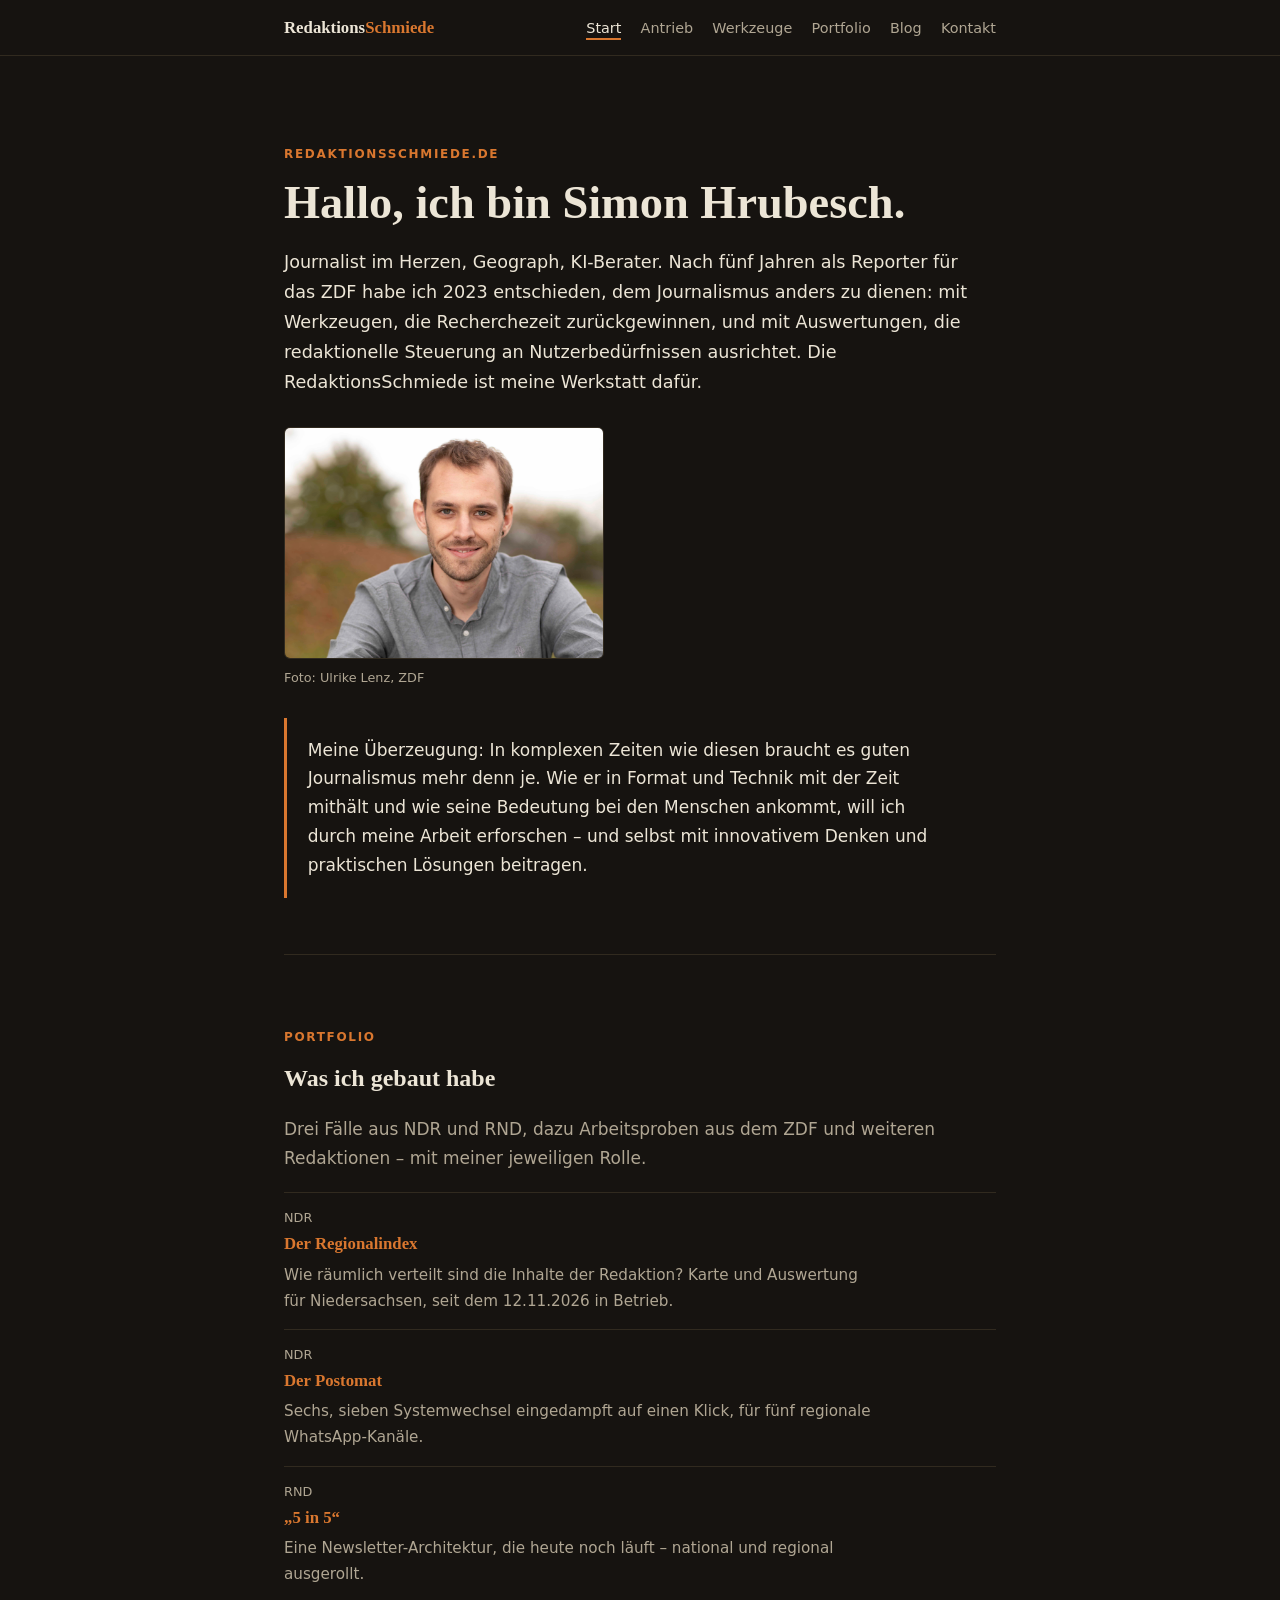
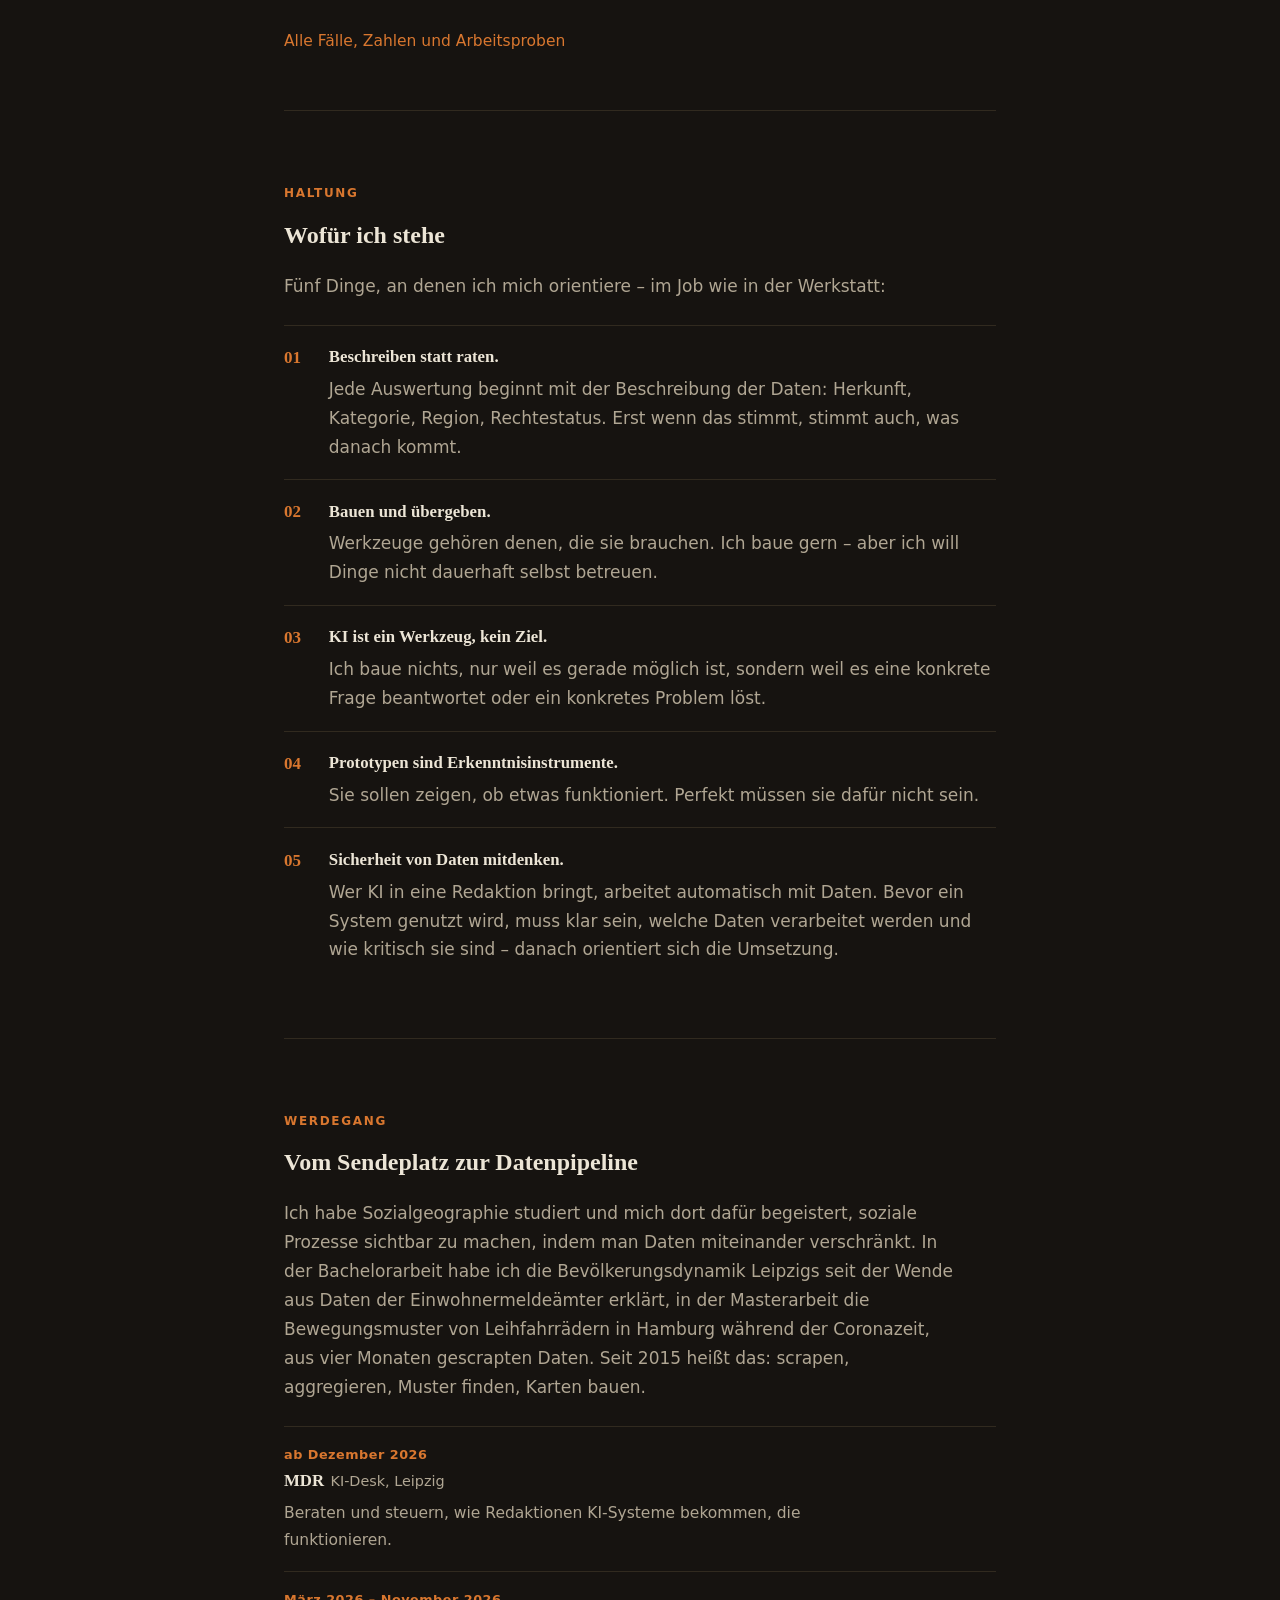
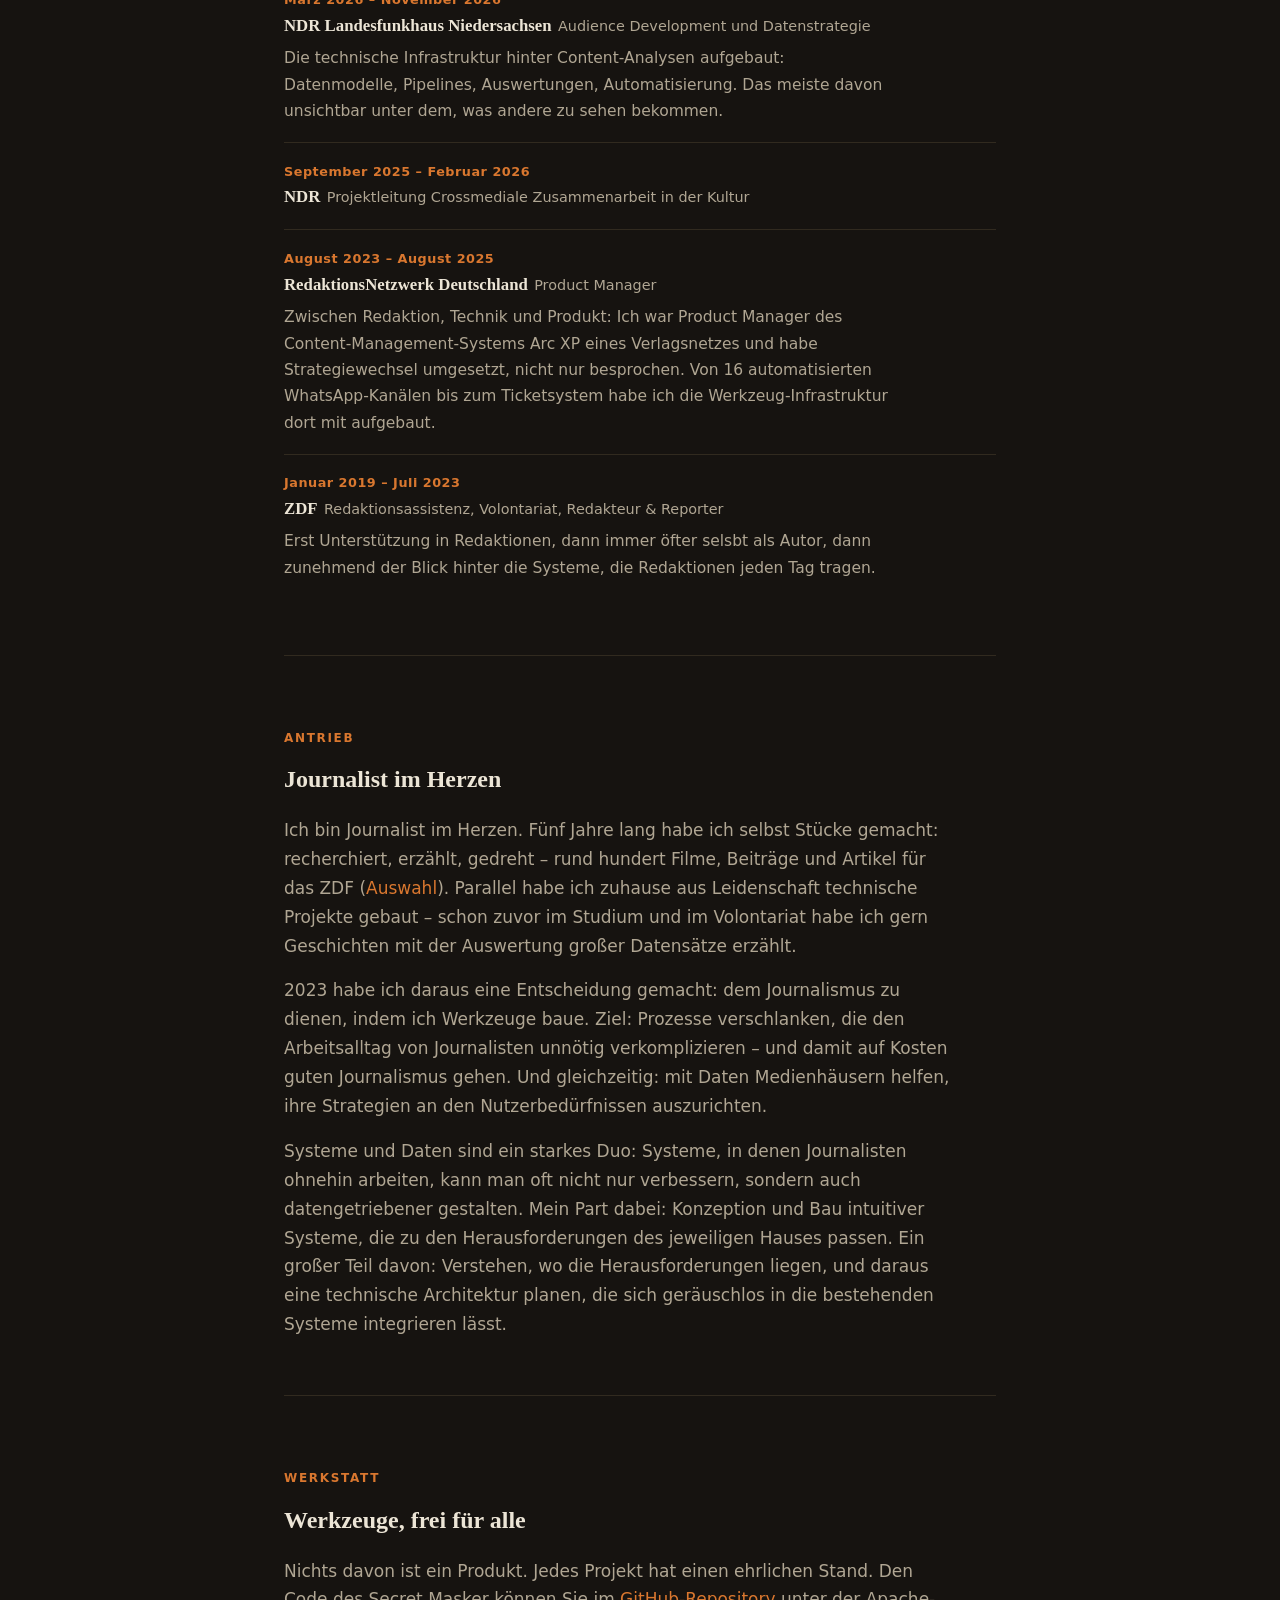
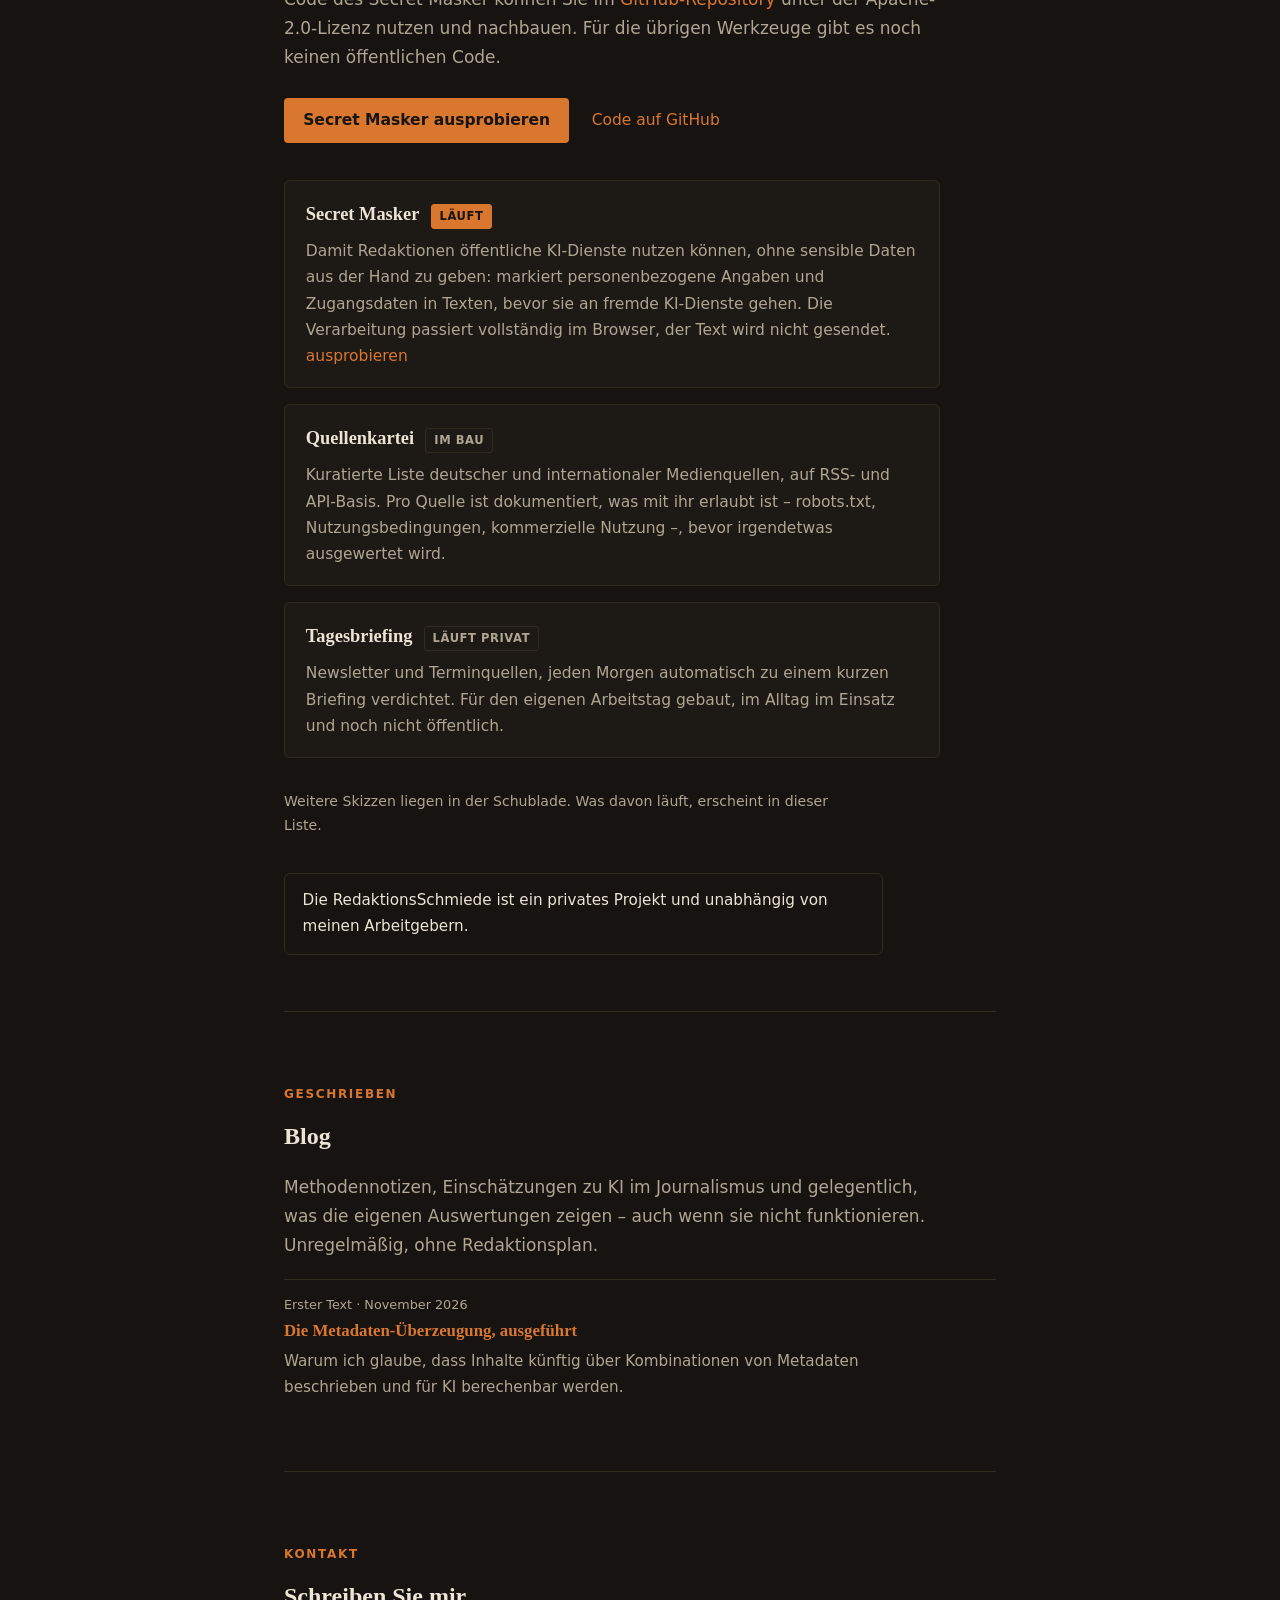
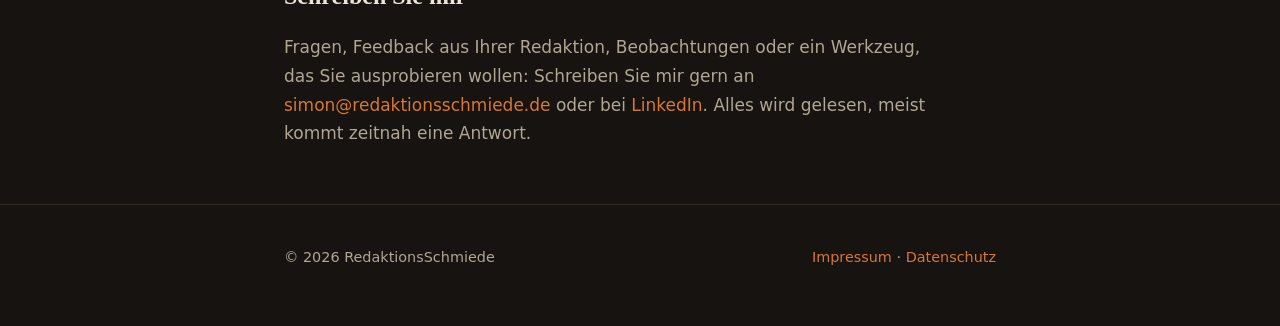
<file: index.html>
<!doctype html>
<html lang="de">
<head>
<meta charset="UTF-8" />
<meta name="viewport" content="width=device-width, initial-scale=1.0" />
<title>Simon Hrubesch · RedaktionsSchmiede</title>
<meta name="description" content="Nach fünf Jahren als Reporter und Redakteur für das ZDF: Seit 2023 Konzeption von Tools und Systemen, die dem Journalismus dienen." />
<link rel="canonical" href="https://redaktionsschmiede.de/" />
<link rel="icon" href="/favicon.svg" type="image/svg+xml" />
<meta property="og:type" content="website" />
<meta property="og:locale" content="de_DE" />
<meta property="og:site_name" content="RedaktionsSchmiede" />
<meta property="og:title" content="Simon Hrubesch · RedaktionsSchmiede" />
<meta property="og:description" content="Nach fünf Jahren als Reporter und Redakteur für das ZDF: Seit 2023 Konzeption von Tools und Systemen, die dem Journalismus dienen." />
<meta property="og:url" content="https://redaktionsschmiede.de/" />
<meta property="og:image" content="https://redaktionsschmiede.de/img/portrait.jpg" />
<meta name="twitter:card" content="summary" />
<link rel="stylesheet" href="/assets/site.css" />
  <style>
  /* Lightbox: Bilder per Klick vergroessern, rein lokal, keine externen Ressourcen */
  .lightbox { position:fixed; inset:0; z-index:60; background:rgba(8,8,10,.93); display:flex; flex-direction:column; align-items:center; justify-content:center; gap:.7rem; padding:2rem; cursor:zoom-out; }
  .lightbox[hidden] { display:none; }
  .lightbox img { max-width:96vw; max-height:80vh; width:auto; height:auto; object-fit:contain; border-radius:4px; background:#000; }
  .lightbox .lb-cap { color:var(--ink-soft); font-size:.85rem; text-align:center; max-width:70ch; margin:0; }
  .lightbox button { position:absolute; top:.9rem; right:.9rem; border:1px solid var(--line); background:var(--paper); color:var(--ink); border-radius:6px; padding:.3rem .7rem; font:inherit; cursor:pointer; }
  main figure img { cursor:zoom-in; }
  </style>
</head>
<body>
<a class="skip" href="#main">Zum Inhalt springen</a>

<nav aria-label="Hauptnavigation">
  <div class="inner">
    <a class="brand" href="/">Redaktions<span>Schmiede</span></a>
    <ul>
      <li><a href="/" aria-current="page">Start</a></li>
      <li><a href="/#antrieb">Antrieb</a></li>
      <li><a href="/#werkzeuge">Werkzeuge</a></li>
      <li><a href="/arbeit/">Portfolio</a></li>
      <li><a href="/blog/">Blog</a></li>
      <li><a href="/#kontakt">Kontakt</a></li>
    </ul>
  </div>
</nav>

<main id="main">
  <section id="hero">
    <p class="kicker">redaktionsschmiede.de</p>
    <h1>Hallo, ich bin Simon Hrubesch.</h1>
    <p class="hero-sub">Journalist im Herzen, Geograph, KI-Berater. Nach fünf Jahren als Reporter für das ZDF habe ich 2023 entschieden, dem Journalismus anders zu dienen: mit Werkzeugen, die Recherchezeit zurückgewinnen, und mit Auswertungen, die redaktionelle Steuerung an Nutzerbedürfnissen ausrichtet. Die RedaktionsSchmiede ist meine Werkstatt dafür.</p>
    <figure class="photo portrait">
      <img src="/img/portrait.jpg" alt="Porträt von Simon Hrubesch" onerror="this.closest('figure').hidden=true" />
      <figcaption>Foto: Ulrike Lenz, ZDF</figcaption>
    </figure>
    <div class="mission">Meine Überzeugung: In komplexen Zeiten wie diesen braucht es guten Journalismus mehr denn je. Wie er in Format und Technik mit der Zeit mithält und wie seine Bedeutung bei den Menschen ankommt, will ich durch meine Arbeit erforschen – und selbst mit innovativem Denken und praktischen Lösungen beitragen.</div>
  </section>
  <section id="portfolio">
    <p class="kicker">Portfolio</p>
    <h2>Was ich gebaut habe</h2>
    <p>Drei Fälle aus NDR und RND, dazu Arbeitsproben aus dem ZDF und weiteren Redaktionen – mit meiner jeweiligen Rolle.</p>
    <ul class="links">
      <li>
        <span class="meta">NDR</span>
        <a class="title" href="/arbeit/#regionalindex">Der Regionalindex</a>
        <p>Wie räumlich verteilt sind die Inhalte der Redaktion? Karte und Auswertung für Niedersachsen, seit dem 12.11.2026 in Betrieb.</p>
      </li>
      <li>
        <span class="meta">NDR</span>
        <a class="title" href="/arbeit/#postomat">Der Postomat</a>
        <p>Sechs, sieben Systemwechsel eingedampft auf einen Klick, für fünf regionale WhatsApp-Kanäle.</p>
      </li>
      <li>
        <span class="meta">RND</span>
        <a class="title" href="/arbeit/#fuenf-in-fuenf">„5 in 5“</a>
        <p>Eine Newsletter-Architektur, die heute noch läuft – national und regional ausgerollt.</p>
      </li>
    </ul>
    <div class="actions"><a class="more" href="/arbeit/">Alle Fälle, Zahlen und Arbeitsproben</a></div>
  </section>
  <section id="haltung">
    <p class="kicker">Haltung</p>
    <h2>Wofür ich stehe</h2>
    <p>Fünf Dinge, an denen ich mich orientiere – im Job wie in der Werkstatt:</p>
    <ol class="haltung">
      <li>
        <strong>Beschreiben statt raten.</strong>
        <p>Jede Auswertung beginnt mit der Beschreibung der Daten: Herkunft, Kategorie, Region, Rechtestatus. Erst wenn das stimmt, stimmt auch, was danach kommt.</p>
      </li>
      <li>
        <strong>Bauen und übergeben.</strong>
        <p>Werkzeuge gehören denen, die sie brauchen. Ich baue gern – aber ich will Dinge nicht dauerhaft selbst betreuen.</p>
      </li>
      <li>
        <strong>KI ist ein Werkzeug, kein Ziel.</strong>
        <p>Ich baue nichts, nur weil es gerade möglich ist, sondern weil es eine konkrete Frage beantwortet oder ein konkretes Problem löst.</p>
      </li>
      <li>
        <strong>Prototypen sind Erkenntnisinstrumente.</strong>
        <p>Sie sollen zeigen, ob etwas funktioniert. Perfekt müssen sie dafür nicht sein.</p>
      </li>
      <li>
        <strong>Sicherheit von Daten mitdenken.</strong>
        <p>Wer KI in eine Redaktion bringt, arbeitet automatisch mit Daten. Bevor ein System genutzt wird, muss klar sein, welche Daten verarbeitet werden und wie kritisch sie sind – danach orientiert sich die Umsetzung.</p>
      </li>
    </ol>
  </section>
  
    <section id="werdegang">
    <p class="kicker">Werdegang</p>
    <h2>Vom Sendeplatz zur Datenpipeline</h2>
    <p>Ich habe Sozialgeographie studiert und mich dort dafür begeistert, soziale Prozesse sichtbar zu machen, indem man Daten miteinander verschränkt. In der Bachelorarbeit habe ich die Bevölkerungsdynamik Leipzigs seit der Wende aus Daten der Einwohnermeldeämter erklärt, in der Masterarbeit die Bewegungsmuster von Leihfahrrädern in Hamburg während der Coronazeit, aus vier Monaten gescrapten Daten. Seit 2015 heißt das: scrapen, aggregieren, Muster finden, Karten bauen.</p>
    <ul class="timeline"><li>
        <span class="when">ab Dezember 2026</span>
        <strong>MDR</strong><span class="role">KI-Desk, Leipzig</span>
        <p>Beraten und steuern, wie Redaktionen KI-Systeme bekommen, die funktionieren.</p>
      </li>
      <li>
        <span class="when">März 2026 – November 2026</span>
        <strong>NDR Landesfunkhaus Niedersachsen</strong><span class="role">Audience Development und Datenstrategie</span>
        <p>Die technische Infrastruktur hinter Content-Analysen aufgebaut: Datenmodelle, Pipelines, Auswertungen, Automatisierung. Das meiste davon unsichtbar unter dem, was andere zu sehen bekommen.</p>
      </li>
      <li>
        <span class="when">September 2025 – Februar 2026</span>
        <strong>NDR</strong><span class="role">Projektleitung Crossmediale Zusammenarbeit in der Kultur</span>
      </li>
      <li>
        <span class="when">August 2023 – August 2025</span>
        <strong>RedaktionsNetzwerk Deutschland</strong><span class="role">Product Manager</span>
        <p>Zwischen Redaktion, Technik und Produkt: Ich war Product Manager des Content-Management-Systems Arc XP eines Verlagsnetzes und habe Strategiewechsel umgesetzt, nicht nur besprochen. Von 16 automatisierten WhatsApp-Kanälen bis zum Ticketsystem habe ich die Werkzeug-Infrastruktur dort mit aufgebaut.</p>
      </li>
      <li>
        <span class="when">Januar 2019 – Juli 2023</span>
        <strong>ZDF</strong><span class="role">Redaktionsassistenz, Volontariat, Redakteur & Reporter</span>
        <p>Erst Unterstützung in Redaktionen, dann immer öfter selsbt als Autor, dann zunehmend der Blick hinter die Systeme, die Redaktionen jeden Tag tragen.</p>
      </li></ul>
  </section>
  <section id="antrieb">
    <p class="kicker">Antrieb</p>
    <h2>Journalist im Herzen</h2>
    <p>Ich bin Journalist im Herzen. Fünf Jahre lang habe ich selbst Stücke gemacht: recherchiert, erzählt, gedreht – rund hundert Filme, Beiträge und Artikel für das ZDF (<a href="/arbeit/#arbeitsproben">Auswahl</a>). Parallel habe ich zuhause aus Leidenschaft technische Projekte gebaut – schon zuvor im Studium und im Volontariat habe ich gern Geschichten mit der Auswertung großer Datensätze erzählt.</p>
    <p>2023 habe ich daraus eine Entscheidung gemacht: dem Journalismus zu dienen, indem ich Werkzeuge baue. Ziel: Prozesse verschlanken, die den Arbeitsalltag von Journalisten unnötig verkomplizieren – und damit auf Kosten guten Journalismus gehen. Und gleichzeitig: mit Daten Medienhäusern helfen, ihre Strategien an den Nutzerbedürfnissen auszurichten.</p>
    <p>Systeme und Daten sind ein starkes Duo: Systeme, in denen Journalisten ohnehin arbeiten, kann man oft nicht nur verbessern, sondern auch datengetriebener gestalten. Mein Part dabei: Konzeption und Bau intuitiver Systeme, die zu den Herausforderungen des jeweiligen Hauses passen. Ein großer Teil davon: Verstehen, wo die Herausforderungen liegen, und daraus eine technische Architektur planen, die sich geräuschlos in die bestehenden Systeme integrieren lässt.</p>
  </section>
    <section id="werkzeuge">
    <p class="kicker">Werkstatt</p>
    <h2>Werkzeuge, frei für alle</h2>
    <p>Nichts davon ist ein Produkt. Jedes Projekt hat einen ehrlichen Stand. Den Code des Secret Masker können Sie im <a href="https://github.com/redaktionsschmiede/redaktionsschmiede.de">GitHub-Repository</a> unter der Apache-2.0-Lizenz nutzen und nachbauen. Für die übrigen Werkzeuge gibt es noch keinen öffentlichen Code.</p>
      <div class="actions">
      <a class="cta" href="/masker/">Secret Masker ausprobieren</a>
      <a class="more" href="https://github.com/redaktionsschmiede/redaktionsschmiede.de">Code auf GitHub</a>
    <div class="tools">
      <article class="tool">
        <h3>Secret Masker <span class="status live">läuft</span></h3>
        <p>Damit Redaktionen öffentliche KI-Dienste nutzen können, ohne sensible Daten aus der Hand zu geben: markiert personenbezogene Angaben und Zugangsdaten in Texten, bevor sie an fremde KI-Dienste gehen. Die Verarbeitung passiert vollständig im Browser, der Text wird nicht gesendet. <a href="/masker/">ausprobieren</a></p>
      </article>
      <article class="tool">
        <h3>Quellenkartei <span class="status">im Bau</span></h3>
        <p>Kuratierte Liste deutscher und internationaler Medienquellen, auf RSS- und API-Basis. Pro Quelle ist dokumentiert, was mit ihr erlaubt ist – robots.txt, Nutzungsbedingungen, kommerzielle Nutzung –, bevor irgendetwas ausgewertet wird.</p>
      </article>
      <article class="tool">
        <h3>Tagesbriefing <span class="status">läuft privat</span></h3>
        <p>Newsletter und Terminquellen, jeden Morgen automatisch zu einem kurzen Briefing verdichtet. Für den eigenen Arbeitstag gebaut, im Alltag im Einsatz und noch nicht öffentlich.</p>
      </article>
    </div>
    <p class="note">Weitere Skizzen liegen in der Schublade. Was davon läuft, erscheint in dieser Liste.</p>
    <p class="disclosure">Die RedaktionsSchmiede ist ein privates Projekt und unabhängig von meinen Arbeitgebern.</p>
    </div>
    </section>
  <section id="blog">
    <p class="kicker">Geschrieben</p>
    <h2>Blog</h2>
    <p>Methodennotizen, Einschätzungen zu KI im Journalismus und gelegentlich, was die eigenen Auswertungen zeigen – auch wenn sie nicht funktionieren. Unregelmäßig, ohne Redaktionsplan.</p>
    <ul class="links">
      <li>
        <span class="meta">Erster Text · November 2026</span>
        <a class="title" href="/blog/metadaten-ueberzeugung/">Die Metadaten-Überzeugung, ausgeführt</a>
        <p>Warum ich glaube, dass Inhalte künftig über Kombinationen von Metadaten beschrieben und für KI berechenbar werden.</p>
      </li>
    </ul>
  </section>
  <section id="kontakt">
    <p class="kicker">Kontakt</p>
    <h2>Schreiben Sie mir</h2>
    <p>Fragen, Feedback aus Ihrer Redaktion, Beobachtungen oder ein Werkzeug, das Sie ausprobieren wollen: Schreiben Sie mir gern an <a href="mailto:simon@redaktionsschmiede.de">simon@redaktionsschmiede.de</a> oder bei <a href="https://www.linkedin.com/in/simonhrubesch/">LinkedIn</a>. Alles wird gelesen, meist kommt zeitnah eine Antwort.</p>
  </section>
</main>

<footer>
  <div class="inner">
    <div>© 2026 RedaktionsSchmiede</div>
    <div><a href="/impressum/">Impressum</a> · <a href="/datenschutz/">Datenschutz</a></div>
  </div>
</footer>
<script>
(function () {
  "use strict";
  var box = document.createElement("div");
  box.className = "lightbox";
  box.hidden = true;
  var lbImg = document.createElement("img");
  var lbCap = document.createElement("p");
  lbCap.className = "lb-cap";
  var btn = document.createElement("button");
  btn.type = "button"; btn.textContent = "Schließen"; btn.setAttribute("aria-label", "Bildansicht schließen");
  box.appendChild(lbImg); box.appendChild(lbCap); box.appendChild(btn);
  document.body.appendChild(box);
  var lastFocus = null;
  function open(fig) {
    var img = fig.querySelector("img");
    if (!img) return;
    lastFocus = document.activeElement;
    lbImg.src = img.src;
    lbImg.alt = img.alt || "";
    var cap = fig.querySelector("figcaption");
    lbCap.textContent = cap ? cap.textContent : "";
    box.hidden = false;
    document.body.style.overflow = "hidden";
    btn.focus();
  }
  function close() {
    box.hidden = true;
    lbImg.src = ""; lbImg.alt = "";
    lbCap.textContent = "";
    document.body.style.overflow = "";
    if (lastFocus && lastFocus.focus) lastFocus.focus();
  }
  document.querySelectorAll("main img").forEach(function (img) {
    var fig = img.closest("figure");
    if (!fig) return;
    img.setAttribute("role", "button");
    img.setAttribute("tabindex", "0");
    img.setAttribute("aria-label", "Bild vergrößern: " + (img.alt || "Bild"));
    var go = function (ev) { ev.preventDefault(); open(fig); };
    img.addEventListener("click", go);
    img.addEventListener("keydown", function (ev) {
      if (ev.key === "Enter" || ev.key === " ") { ev.preventDefault(); open(fig); }
    });
  });
  box.addEventListener("click", function (ev) { if (ev.target === box || ev.target === lbImg) close(); });
  btn.addEventListener("click", close);
  document.addEventListener("keydown", function (ev) { if (ev.key === "Escape" && !box.hidden) close(); });
})();
</script>
</body>
</html>
</file>
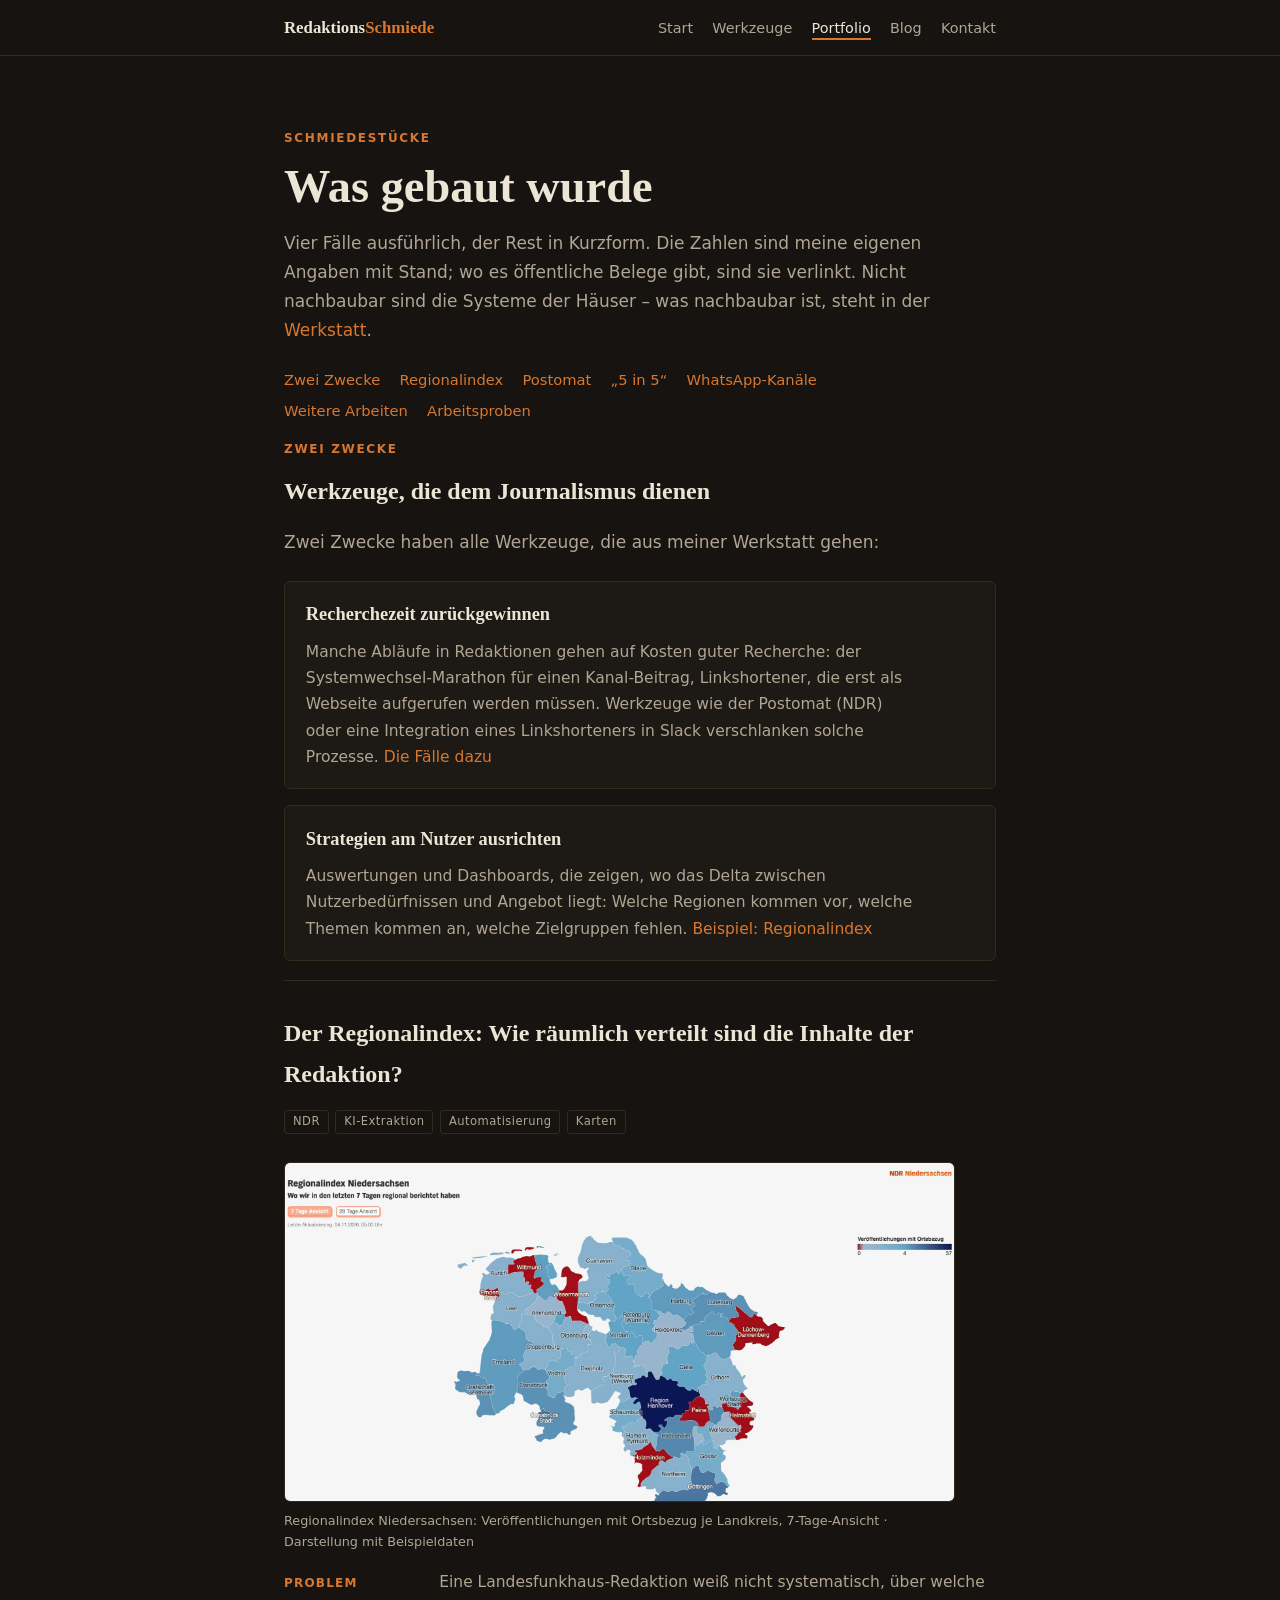
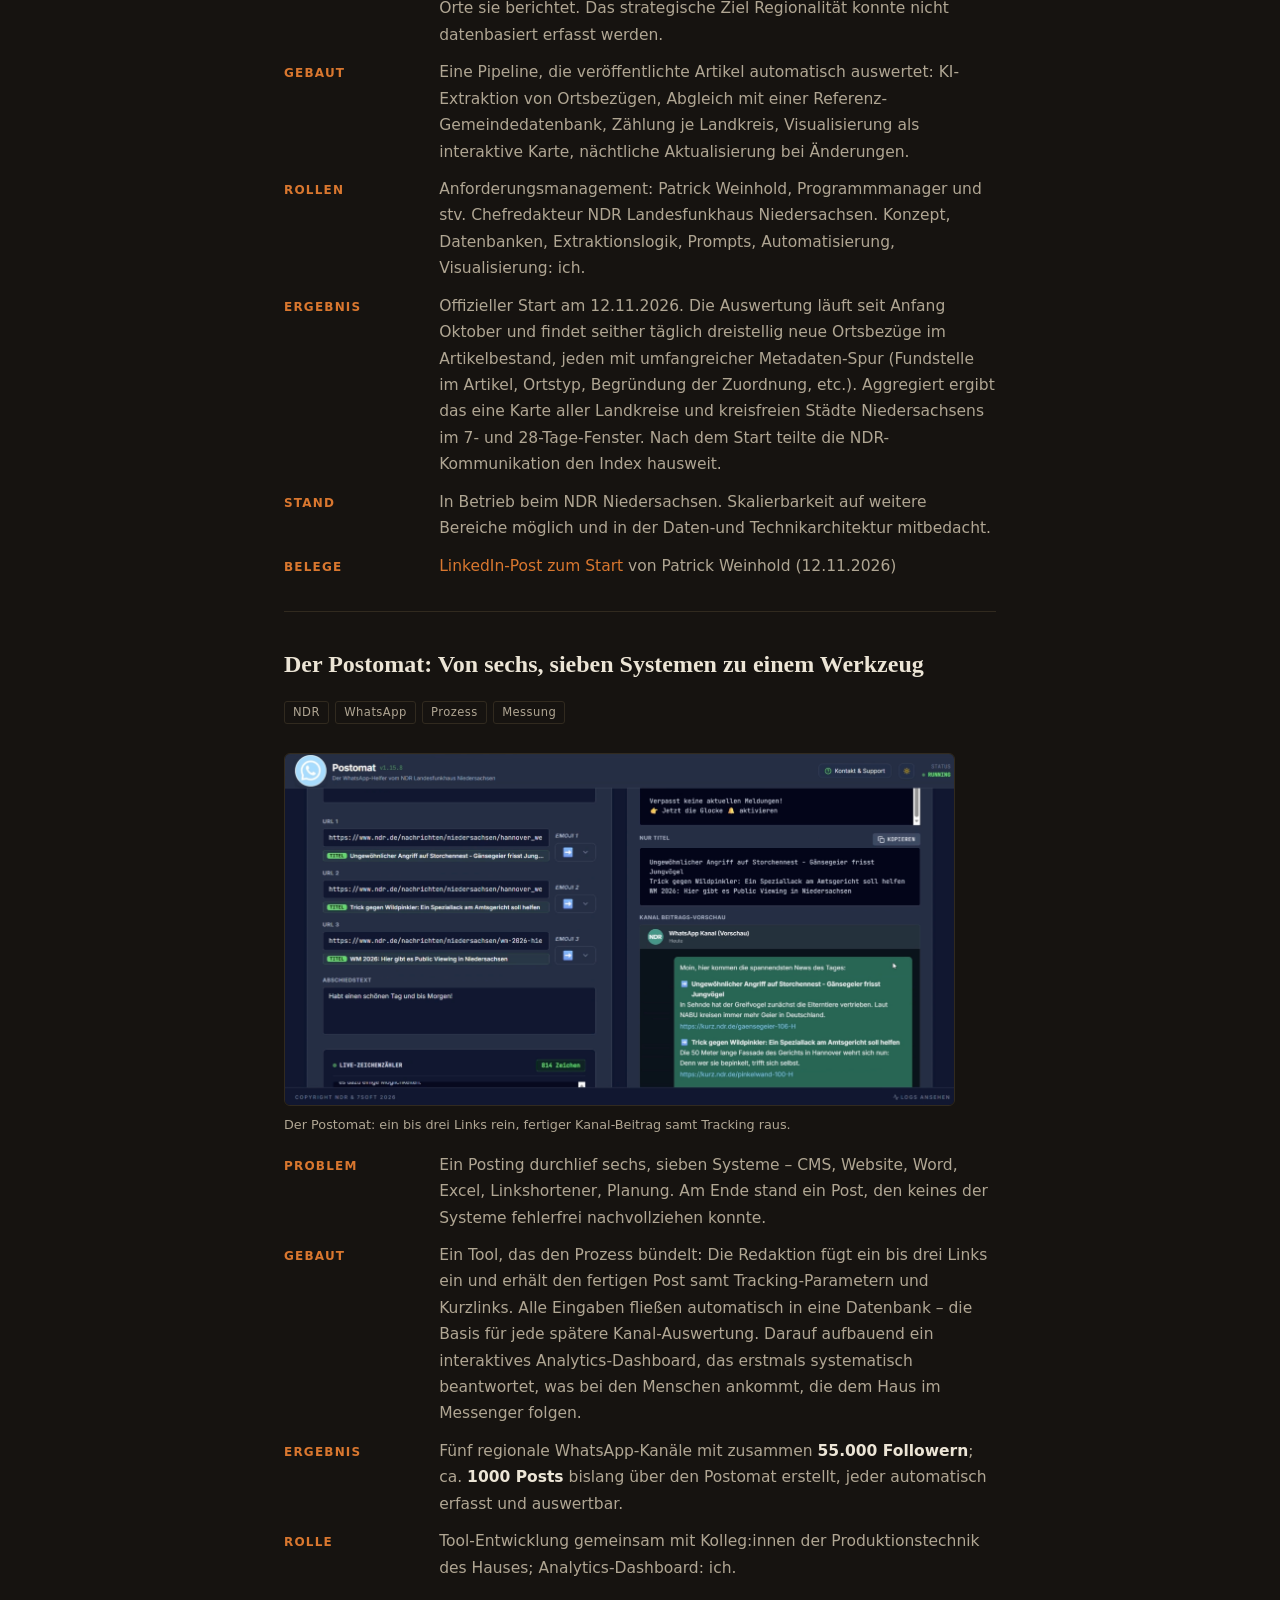
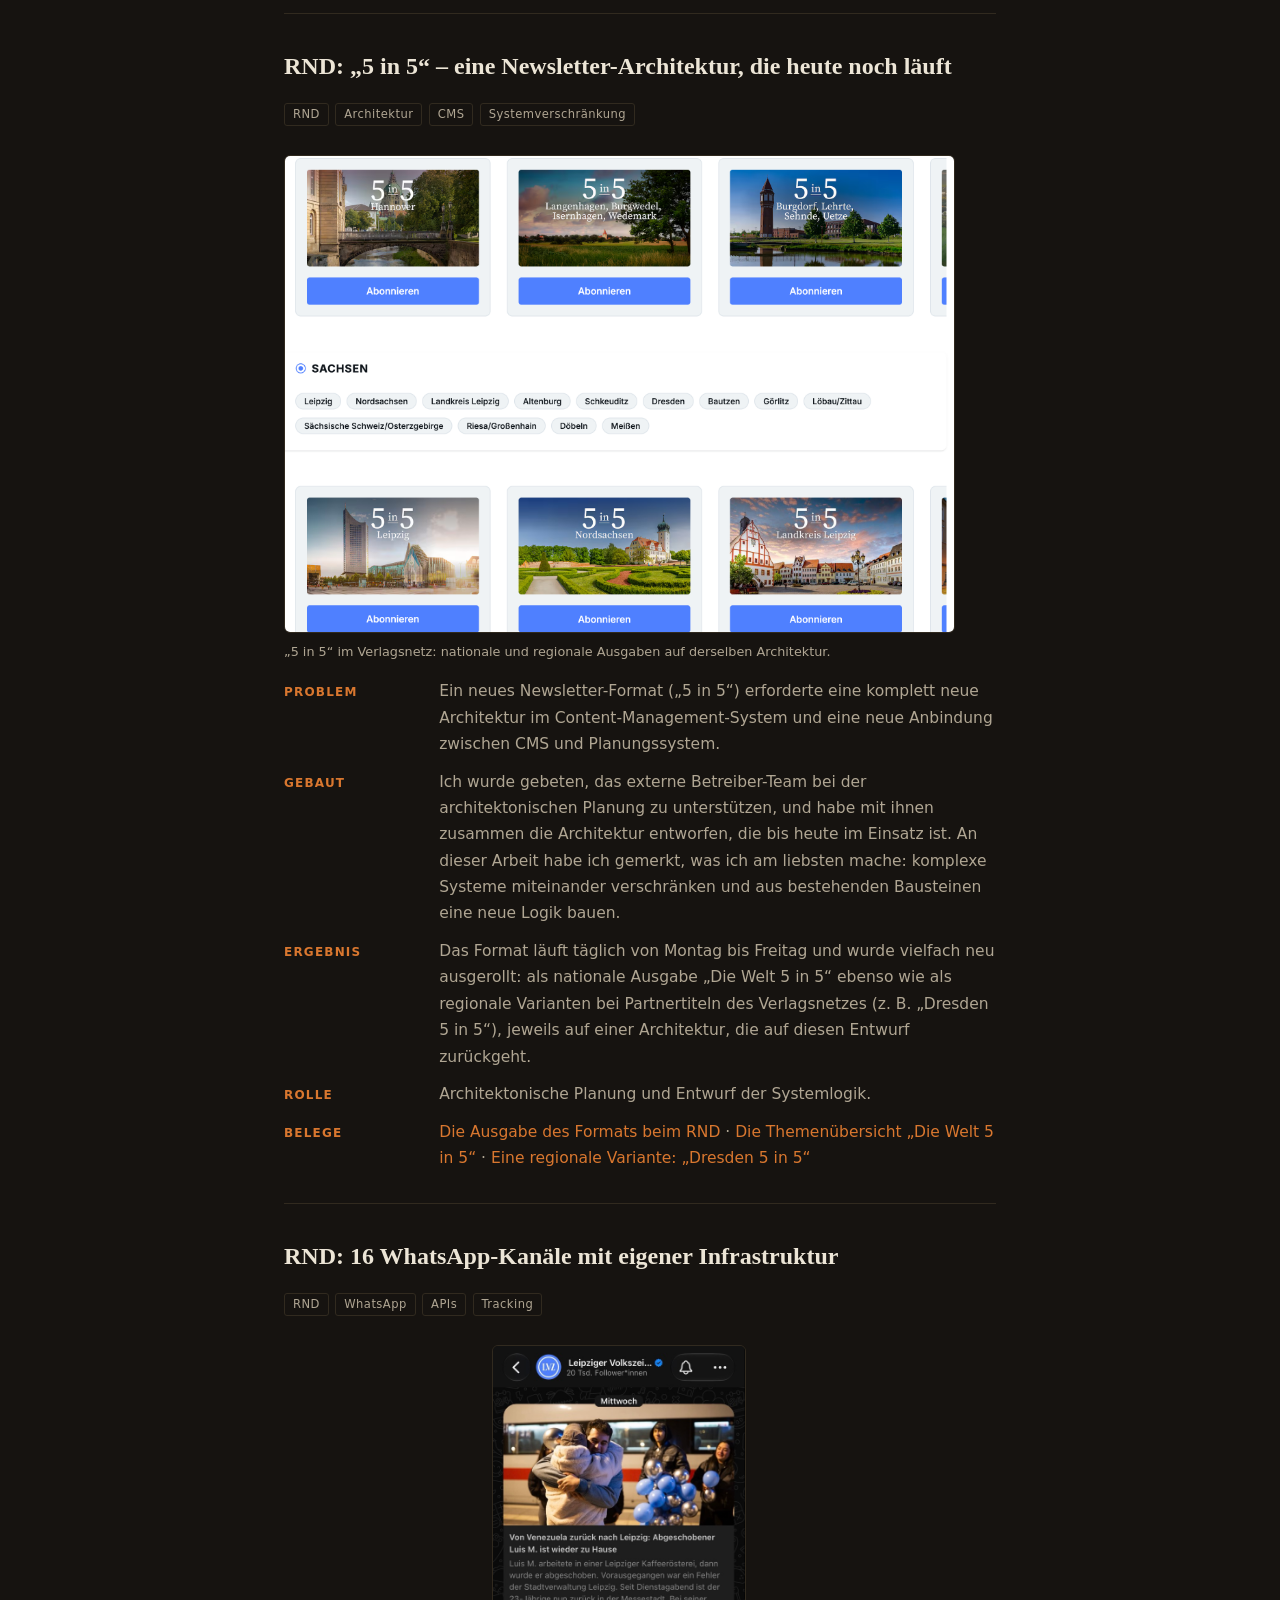
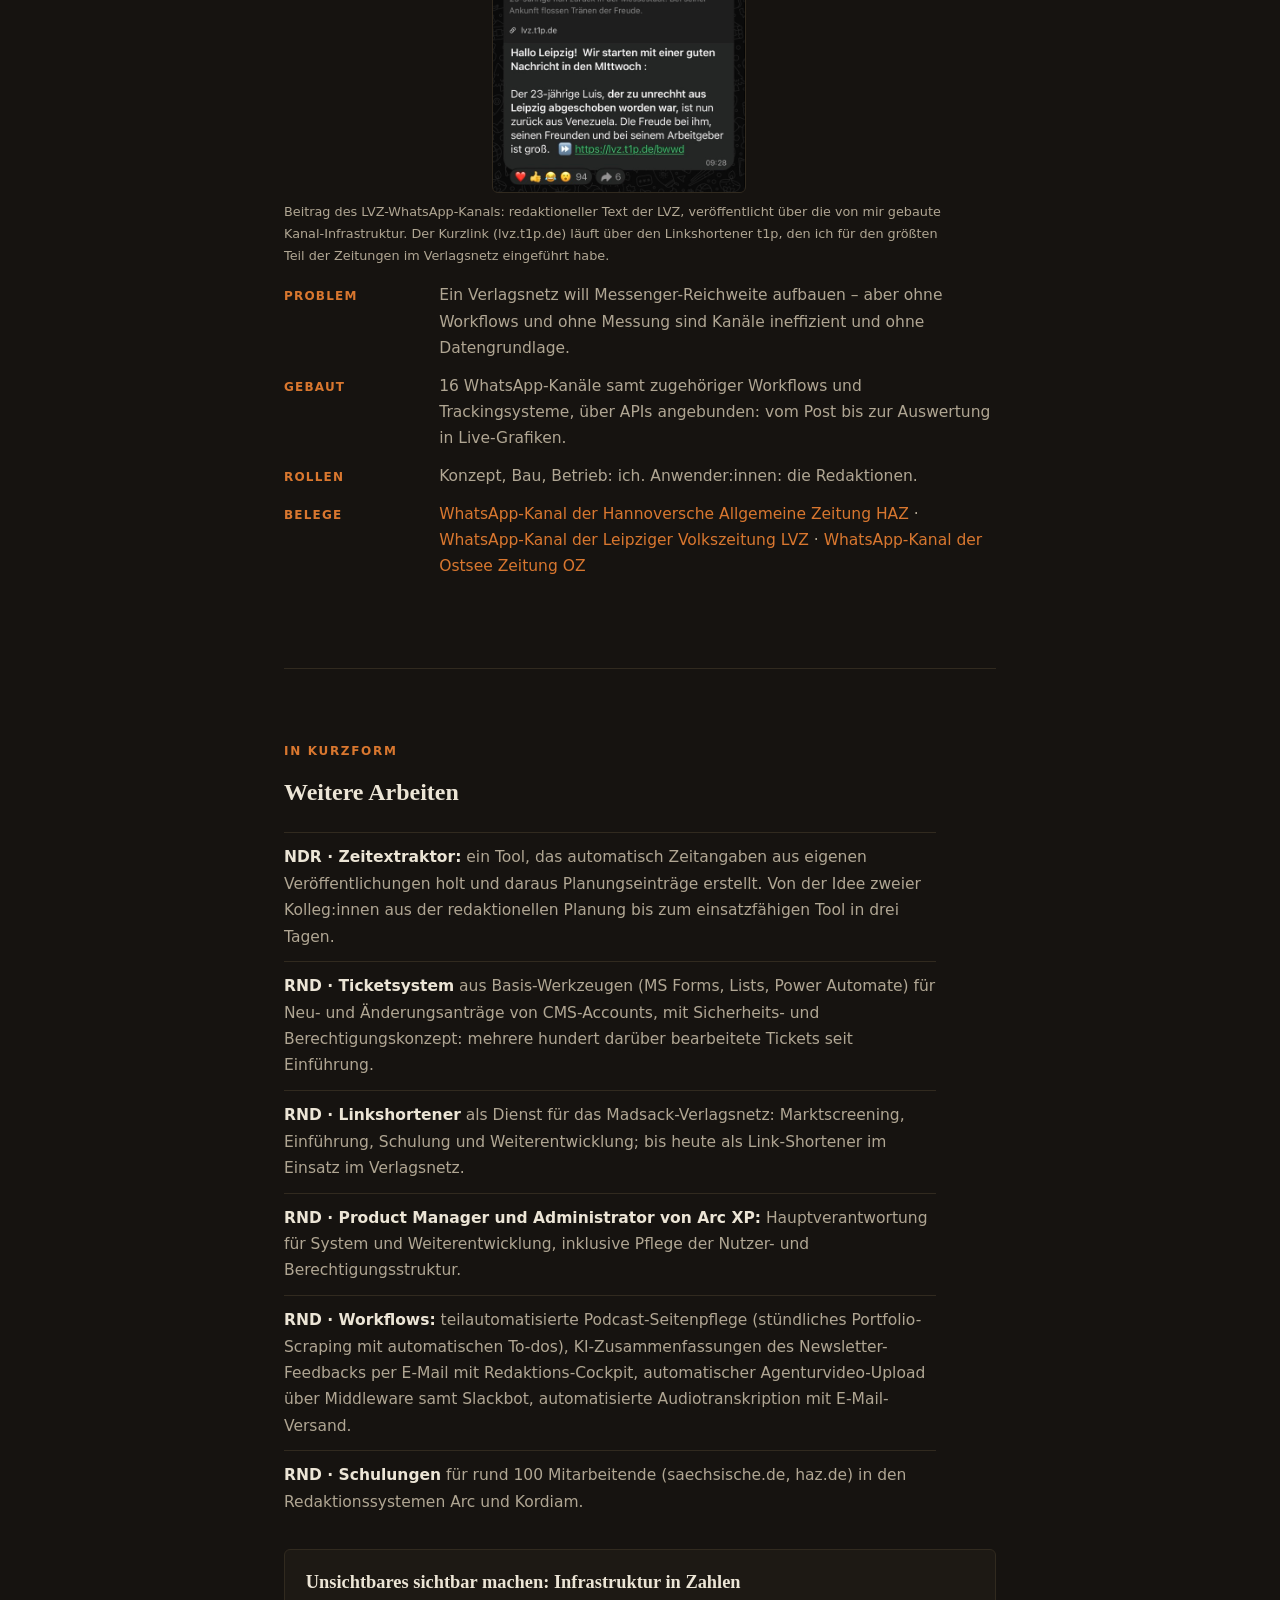
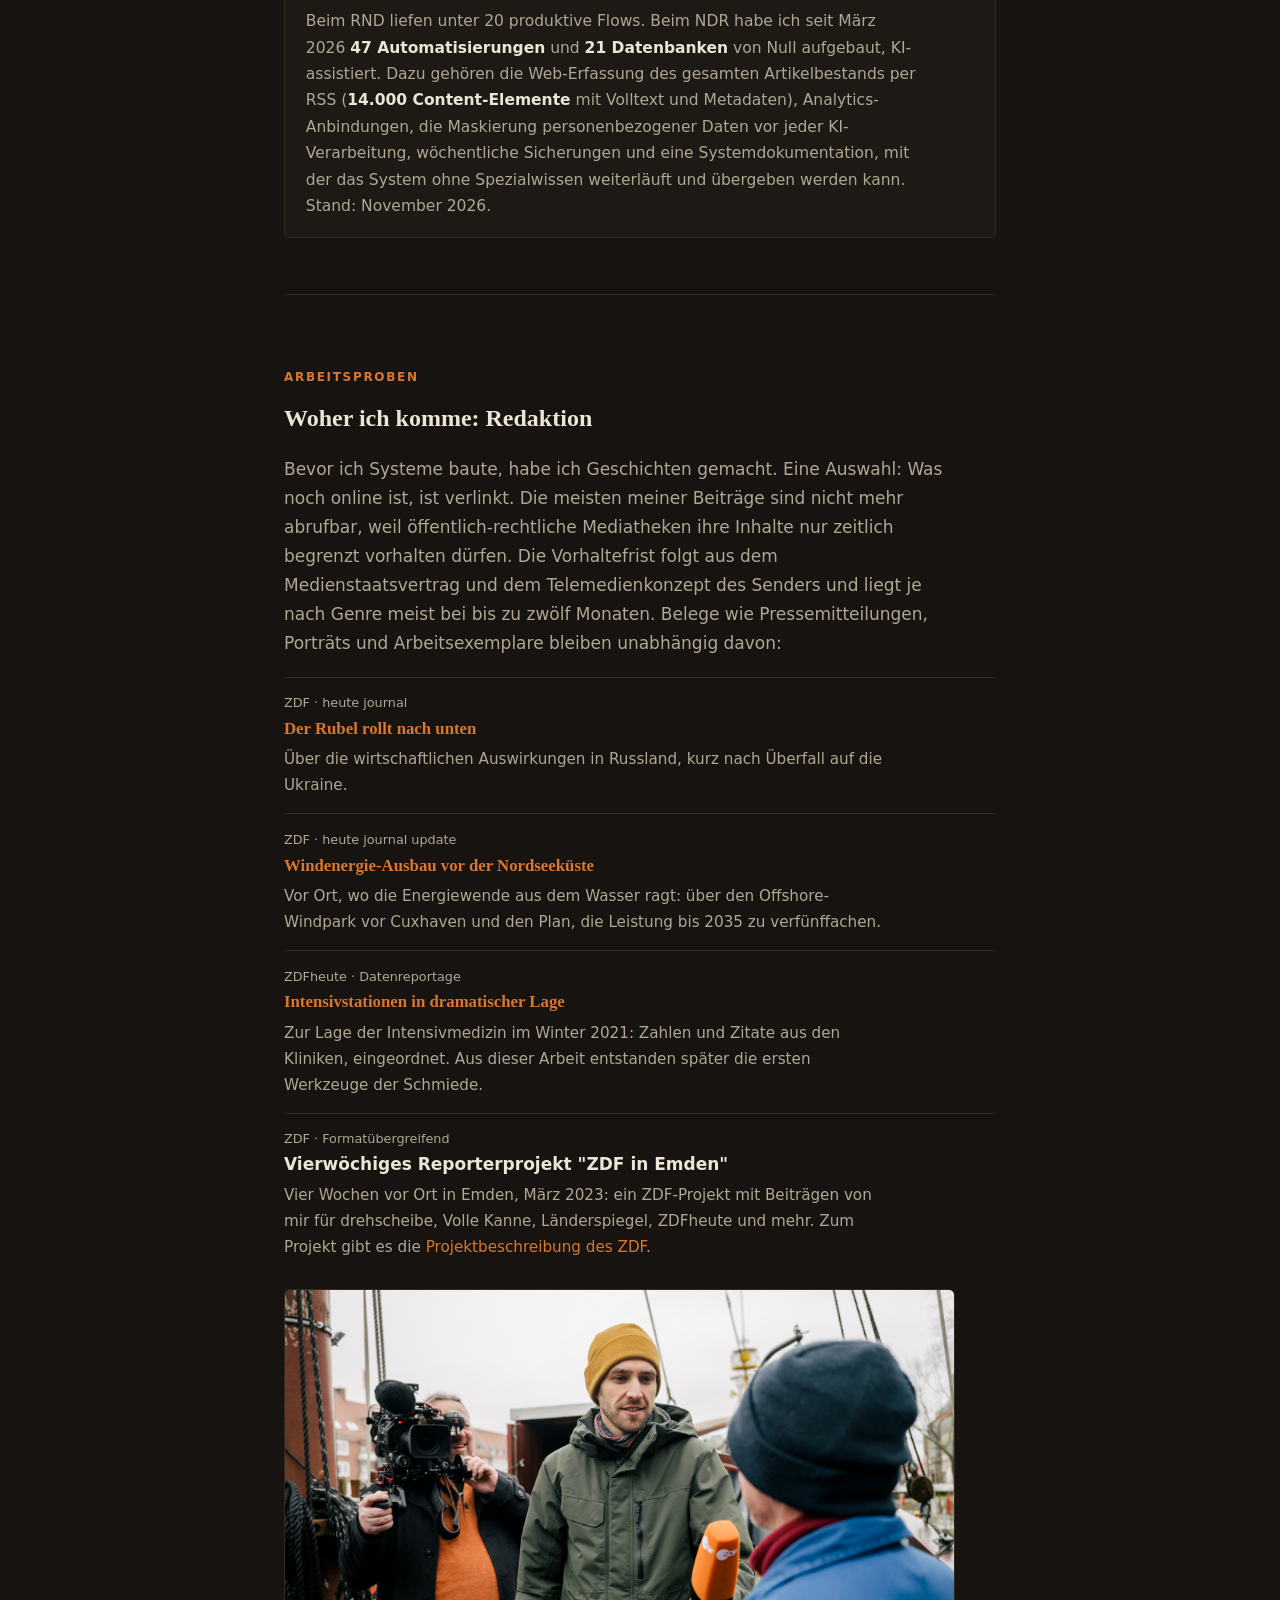
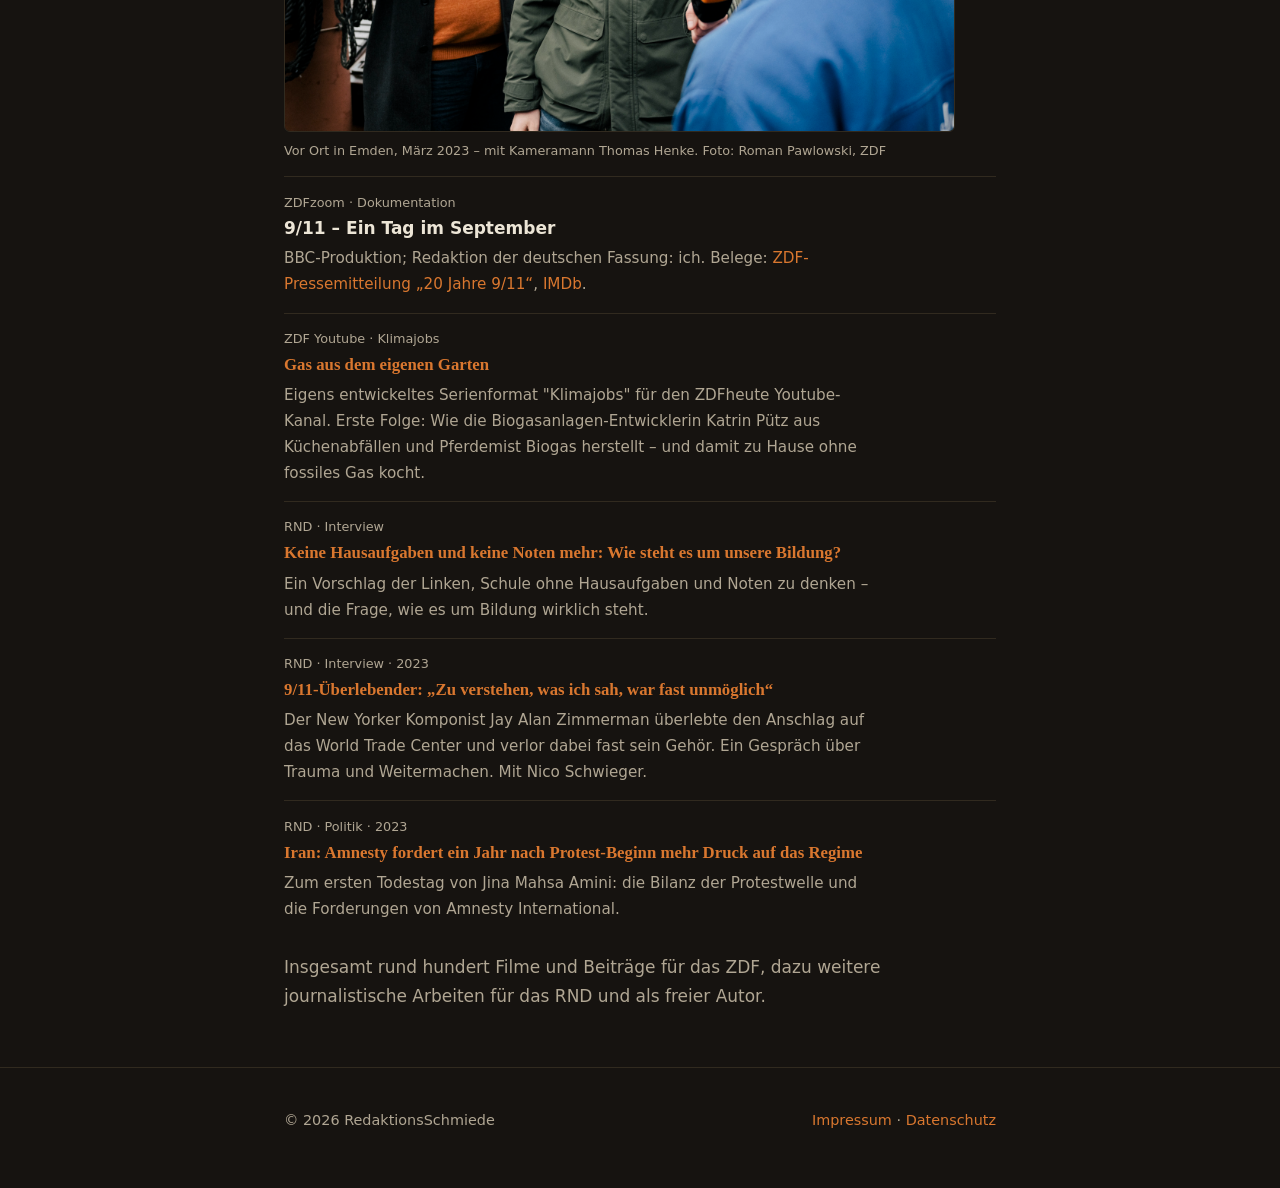
<file: arbeit/index.html>
<!doctype html>
<html lang="de">
<head>
<meta charset="UTF-8" />
<meta name="viewport" content="width=device-width, initial-scale=1.0" />
<title>Schmiedestücke &amp; Arbeitsproben · Simon Hrubesch</title>
<meta name="description" content="Projekt-Fälle aus NDR und RND mit Rollen und Zahlen, dazu journalistische Arbeitsproben aus ZDF und RND – die Arbeit von Simon Hrubesch." />
<link rel="canonical" href="https://redaktionsschmiede.de/arbeit/" />
<link rel="icon" href="/favicon.svg" type="image/svg+xml" />
<meta property="og:type" content="website" />
<meta property="og:locale" content="de_DE" />
<meta property="og:site_name" content="RedaktionsSchmiede" />
<meta property="og:title" content="Schmiedestücke &amp; Arbeitsproben · Simon Hrubesch" />
<meta property="og:description" content="Projekt-Fälle aus NDR und RND mit Rollen und Zahlen, dazu journalistische Arbeitsproben aus ZDF und RND." />
<meta property="og:url" content="https://redaktionsschmiede.de/arbeit/" />
<link rel="stylesheet" href="/assets/site.css" />
  <style>
  /* Lightbox: Bilder per Klick vergroessern, rein lokal, keine externen Ressourcen */
  .lightbox { position:fixed; inset:0; z-index:60; background:rgba(8,8,10,.93); display:flex; flex-direction:column; align-items:center; justify-content:center; gap:.7rem; padding:2rem; cursor:zoom-out; }
  .lightbox[hidden] { display:none; }
  .lightbox img { max-width:96vw; max-height:80vh; width:auto; height:auto; object-fit:contain; border-radius:4px; background:#000; }
  .lightbox .lb-cap { color:var(--ink-soft); font-size:.85rem; text-align:center; max-width:70ch; margin:0; }
  .lightbox button { position:absolute; top:.9rem; right:.9rem; border:1px solid var(--line); background:var(--paper); color:var(--ink); border-radius:6px; padding:.3rem .7rem; font:inherit; cursor:pointer; }
  main figure img { cursor:zoom-in; }
  </style>
</head>
<body>
<a class="skip" href="#main">Zum Inhalt springen</a>

<nav aria-label="Hauptnavigation">
  <div class="inner">
    <a class="brand" href="/">Redaktions<span>Schmiede</span></a>
    <ul>
      <li><a href="/">Start</a></li>
      <li><a href="/#werkzeuge">Werkzeuge</a></li>
      <li><a href="/arbeit/" aria-current="page">Portfolio</a></li>
      <li><a href="/blog/">Blog</a></li>
      <li><a href="/#kontakt">Kontakt</a></li>
    </ul>
  </div>
</nav>

<main id="main">

  <section id="fall-uebersicht">
    <p class="kicker">Schmiedestücke</p>
    <h1>Was gebaut wurde</h1>
    <p>Vier Fälle ausführlich, der Rest in Kurzform. Die Zahlen sind meine eigenen Angaben mit Stand; wo es öffentliche Belege gibt, sind sie verlinkt. Nicht nachbaubar sind die Systeme der Häuser – was nachbaubar ist, steht in der <a href="/#werkzeuge">Werkstatt</a>.</p>
    <p class="jump">
      <a href="#zwecke">Zwei Zwecke</a>
      <a href="#regionalindex">Regionalindex</a>
      <a href="#postomat">Postomat</a>
      <a href="#fuenf-in-fuenf">„5 in 5“</a>
      <a href="#whatsapp">WhatsApp-Kanäle</a>
      <a href="#weitere">Weitere Arbeiten</a>
      <a href="#arbeitsproben">Arbeitsproben</a>
    </p>

    <div id="zwecke">
      <p class="kicker">Zwei Zwecke</p>
      <h2>Werkzeuge, die dem Journalismus dienen</h2>
      <p>Zwei Zwecke haben alle Werkzeuge, die aus meiner Werkstatt gehen:</p>
      <div class="tools">
        <article class="tool">
          <h3>Recherchezeit zurückgewinnen</h3>
          <p>Manche Abläufe in Redaktionen gehen auf Kosten guter Recherche: der Systemwechsel-Marathon für einen Kanal-Beitrag, Linkshortener, die erst als Webseite aufgerufen werden müssen. Werkzeuge wie der Postomat (NDR) oder eine Integration eines Linkshorteners in Slack verschlanken solche Prozesse. <a href="#postomat">Die Fälle dazu</a></p>
        </article>
        <article class="tool">
          <h3>Strategien am Nutzer ausrichten</h3>
          <p>Auswertungen und Dashboards, die zeigen, wo das Delta zwischen Nutzerbedürfnissen und Angebot liegt: Welche Regionen kommen vor, welche Themen kommen an, welche Zielgruppen fehlen. <a href="#regionalindex">Beispiel: Regionalindex</a></p>
        </article>
      </div>
    </div>

    <article class="case" id="regionalindex">
      <h2>Der Regionalindex: Wie räumlich verteilt sind die Inhalte der Redaktion?</h2>
      <ul class="tags"><li>NDR</li><li>KI-Extraktion</li><li>Automatisierung</li><li>Karten</li></ul>
      <figure class="photo">
        <img src="/arbeit/img/regionalindex-karte.jpg" alt="Karte Niedersachsens: Veröffentlichungen mit Ortsbezug je Landkreis, Regionalindex Niedersachsen, Darstellung mit Beispieldaten" onerror="this.closest('figure').hidden=true" />
        <figcaption>Regionalindex Niedersachsen: Veröffentlichungen mit Ortsbezug je Landkreis, 7-Tage-Ansicht · Darstellung mit Beispieldaten</figcaption>
      </figure>
      <dl class="facts">
        <dt>Problem</dt>
        <dd>Eine Landesfunkhaus-Redaktion weiß nicht systematisch, über welche Orte sie berichtet. Das strategische Ziel Regionalität konnte nicht datenbasiert erfasst werden.</dd>
        <dt>Gebaut</dt>
        <dd>Eine Pipeline, die veröffentlichte Artikel automatisch auswertet: KI-Extraktion von Ortsbezügen, Abgleich mit einer Referenz-Gemeindedatenbank, Zählung je Landkreis, Visualisierung als interaktive Karte, nächtliche Aktualisierung bei Änderungen.</dd>
        <dt>Rollen</dt>
        <dd>Anforderungsmanagement: Patrick Weinhold, Programmmanager und stv. Chefredakteur NDR Landesfunkhaus Niedersachsen. Konzept, Datenbanken, Extraktionslogik, Prompts, Automatisierung, Visualisierung: ich.</dd>
        <dt>Ergebnis</dt>
        <dd>Offizieller Start am 12.11.2026. Die Auswertung läuft seit Anfang Oktober und findet seither täglich dreistellig neue Ortsbezüge im Artikelbestand, jeden mit umfangreicher Metadaten-Spur (Fundstelle im Artikel, Ortstyp, Begründung der Zuordnung, etc.). Aggregiert ergibt das eine Karte aller Landkreise und kreisfreien Städte Niedersachsens im 7- und 28-Tage-Fenster. Nach dem Start teilte die NDR-Kommunikation den Index hausweit.</dd>
        <dt>Stand</dt>
        <dd>In Betrieb beim NDR Niedersachsen. Skalierbarkeit auf weitere Bereiche möglich und in der Daten-und Technikarchitektur mitbedacht.</dd>
      <dt>Belege</dt>
      <dd><a href="https://lnkd.in/p/ePDX_Ejj">LinkedIn-Post zum Start</a> von Patrick Weinhold (12.11.2026)</dd>
      </dl>
    </article>

    <article class="case" id="postomat">
      <h2>Der Postomat: Von sechs, sieben Systemen zu einem Werkzeug</h2>
      <ul class="tags"><li>NDR</li><li>WhatsApp</li><li>Prozess</li><li>Messung</li></ul>
      <figure class="photo">
        <img src="/arbeit/img/postomat.jpg" alt="Screenshot des Postomat-Formulars: drei eingegebene Artikel, daneben die Vorschau des fertigen Kanal-Beitrags" onerror="this.closest('figure').hidden=true" />
        <figcaption>Der Postomat: ein bis drei Links rein, fertiger Kanal-Beitrag samt Tracking raus.</figcaption>
      </figure>
      <dl class="facts">
        <dt>Problem</dt>
        <dd>Ein Posting durchlief sechs, sieben Systeme – CMS, Website, Word, Excel, Linkshortener, Planung. Am Ende stand ein Post, den keines der Systeme fehlerfrei nachvollziehen konnte.</dd>
        <dt>Gebaut</dt>
        <dd>Ein Tool, das den Prozess bündelt: Die Redaktion fügt ein bis drei Links ein und erhält den fertigen Post samt Tracking-Parametern und Kurzlinks. Alle Eingaben fließen automatisch in eine Datenbank – die Basis für jede spätere Kanal-Auswertung. Darauf aufbauend ein interaktives Analytics-Dashboard, das erstmals systematisch beantwortet, was bei den Menschen ankommt, die dem Haus im Messenger folgen.</dd>
        <dt>Ergebnis</dt>
        <dd>Fünf regionale WhatsApp-Kanäle mit zusammen <strong>55.000 Followern</strong>; ca. <strong>1000 Posts</strong> bislang über den Postomat erstellt, jeder automatisch erfasst und auswertbar.</dd>
        <dt>Rolle</dt>
        <dd>Tool-Entwicklung gemeinsam mit Kolleg:innen der Produktionstechnik des Hauses; Analytics-Dashboard: ich.</dd>
      </dl>
    </article>

    <article class="case" id="fuenf-in-fuenf">
      <h2>RND: „5 in 5“ – eine Newsletter-Architektur, die heute noch läuft</h2>
      <ul class="tags"><li>RND</li><li>Architektur</li><li>CMS</li><li>Systemverschränkung</li></ul>
      <figure class="photo">
        <img src="/arbeit/img/fuenf-in-fuenf.jpg" alt="Übersicht mehrerer 5-in-5-Newsletter-Ausgaben, unter anderem Hannover, Leipzig und Nordsachsen" onerror="this.closest('figure').hidden=true" />
        <figcaption>„5 in 5“ im Verlagsnetz: nationale und regionale Ausgaben auf derselben Architektur.</figcaption>
      </figure>
      <dl class="facts">
        <dt>Problem</dt>
        <dd>Ein neues Newsletter-Format („5 in 5“) erforderte eine komplett neue Architektur im Content-Management-System und eine neue Anbindung zwischen CMS und Planungssystem.</dd>
        <dt>Gebaut</dt>
        <dd>Ich wurde gebeten, das externe Betreiber-Team bei der architektonischen Planung zu unterstützen, und habe mit ihnen zusammen die Architektur entworfen, die bis heute im Einsatz ist. An dieser Arbeit habe ich gemerkt, was ich am liebsten mache: komplexe Systeme miteinander verschränken und aus bestehenden Bausteinen eine neue Logik bauen.</dd>
        <dt>Ergebnis</dt>
        <dd>Das Format läuft täglich von Montag bis Freitag und wurde vielfach neu ausgerollt: als nationale Ausgabe „Die Welt 5 in 5“ ebenso wie als regionale Varianten bei Partnertiteln des Verlagsnetzes (z. B. „Dresden 5 in 5“), jeweils auf einer Architektur, die auf diesen Entwurf zurückgeht.</dd>
        <dt>Rolle</dt>
        <dd>Architektonische Planung und Entwurf der Systemlogik.</dd>
        <dt>Belege</dt>
        <dd><a href="https://www.rnd.de/newsletter/5-in-5/">Die Ausgabe des Formats beim RND</a> · <a href="https://www.rnd.de/themen/der-tag/">Die Themenübersicht „Die Welt 5 in 5“</a> · <a href="https://www.saechsische.de/newsletter/dresden-5-in-5/">Eine regionale Variante: „Dresden 5 in 5“</a></dd>
      </dl>
    </article>

    <article class="case" id="whatsapp">
      <h2>RND: 16 WhatsApp-Kanäle mit eigener Infrastruktur</h2>
      <ul class="tags"><li>RND</li><li>WhatsApp</li><li>APIs</li><li>Tracking</li></ul>
      <figure class="photo hochkant">
        <img src="/arbeit/img/lvz-kanal.jpg" alt="WhatsApp-Kanal-Beitrag der Leipziger Volkszeitung mit Begrüßungstext, Foto und Kurzlink" onerror="this.closest('figure').hidden=true" />
        <figcaption>Beitrag des LVZ-WhatsApp-Kanals: redaktioneller Text der LVZ, veröffentlicht über die von mir gebaute Kanal-Infrastruktur. Der Kurzlink (lvz.t1p.de) läuft über den Linkshortener t1p, den ich für den größten Teil der Zeitungen im Verlagsnetz eingeführt habe.</figcaption>
      </figure>
      <dl class="facts">
        <dt>Problem</dt>
        <dd>Ein Verlagsnetz will Messenger-Reichweite aufbauen – aber ohne Workflows und ohne Messung sind Kanäle ineffizient und ohne Datengrundlage.</dd>
        <dt>Gebaut</dt>
        <dd>16 WhatsApp-Kanäle samt zugehöriger Workflows und Trackingsysteme, über APIs angebunden: vom Post bis zur Auswertung in Live-Grafiken.</dd>
        <dt>Rollen</dt>
        <dd>Konzept, Bau, Betrieb: ich. Anwender:innen: die Redaktionen.</dd>
                <dt>Belege</dt>
        <dd><a href="https://whatsapp.com/channel/0029VaE1yu94Y9ltcDCeLW3B">WhatsApp-Kanal der Hannoversche Allgemeine Zeitung HAZ</a> · <a href="https://whatsapp.com/channel/0029Va8v2XPDp2QAMDKbcE2o">WhatsApp-Kanal der Leipziger Volkszeitung LVZ</a> · <a href="https://whatsapp.com/channel/0029VaDsALU6rsQm7ekHaM1c">WhatsApp-Kanal der Ostsee Zeitung OZ</a></dd>
      </dl>
    </article>
  </section>

  <section id="weitere">
    <p class="kicker">In Kurzform</p>
    <h2>Weitere Arbeiten</h2>
    <ul class="short">
      <li><b>NDR · Zeitextraktor:</b> ein Tool, das automatisch Zeitangaben aus eigenen Veröffentlichungen holt und daraus Planungseinträge erstellt. Von der Idee zweier Kolleg:innen aus der redaktionellen Planung bis zum einsatzfähigen Tool in drei Tagen.</li>
      <li><b>RND · Ticketsystem</b> aus Basis-Werkzeugen (MS Forms, Lists, Power Automate) für Neu- und Änderungsanträge von CMS-Accounts, mit Sicherheits- und Berechtigungskonzept: mehrere hundert darüber bearbeitete Tickets seit Einführung.</li>
      <li><b>RND · Linkshortener</b> als Dienst für das Madsack-Verlagsnetz: Marktscreening, Einführung, Schulung und Weiterentwicklung; bis heute als Link-Shortener im Einsatz im Verlagsnetz.</li>
      <li><b>RND · Product Manager und Administrator von Arc XP:</b> Hauptverantwortung für System und Weiterentwicklung, inklusive Pflege der Nutzer- und Berechtigungsstruktur.</li>
      <li><b>RND · Workflows:</b> teilautomatisierte Podcast-Seitenpflege (stündliches Portfolio-Scraping mit automatischen To-dos), KI-Zusammenfassungen des Newsletter-Feedbacks per E-Mail mit Redaktions-Cockpit, automatischer Agenturvideo-Upload über Middleware samt Slackbot, automatisierte Audiotranskription mit E-Mail-Versand.</li>
      <li><b>RND · Schulungen</b> für rund 100 Mitarbeitende (saechsische.de, haz.de) in den Redaktionssystemen Arc und Kordiam.</li>
    </ul>
    <div class="facts-box">
      <h3>Unsichtbares sichtbar machen: Infrastruktur in Zahlen</h3>
      <p>Beim RND liefen unter 20 produktive Flows. Beim NDR habe ich seit März 2026 <strong>47 Automatisierungen</strong> und <strong>21 Datenbanken</strong> von Null aufgebaut, KI-assistiert. Dazu gehören die Web-Erfassung des gesamten Artikelbestands per RSS (<strong>14.000 Content-Elemente</strong> mit Volltext und Metadaten), Analytics-Anbindungen, die Maskierung personenbezogener Daten vor jeder KI-Verarbeitung, wöchentliche Sicherungen und eine Systemdokumentation, mit der das System ohne Spezialwissen weiterläuft und übergeben werden kann. Stand: November 2026.</p>
    </div>
  </section>

  <section id="arbeitsproben">
    <p class="kicker">Arbeitsproben</p>
    <h2>Woher ich komme: Redaktion</h2>
    <p>Bevor ich Systeme baute, habe ich Geschichten gemacht. Eine Auswahl: Was noch online ist, ist verlinkt. Die meisten meiner Beiträge sind nicht mehr abrufbar, weil öffentlich-rechtliche Mediatheken ihre Inhalte nur zeitlich begrenzt vorhalten dürfen. Die Vorhaltefrist folgt aus dem Medienstaatsvertrag und dem Telemedienkonzept des Senders und liegt je nach Genre meist bei bis zu zwölf Monaten. Belege wie Pressemitteilungen, Porträts und Arbeitsexemplare bleiben unabhängig davon:</p>
    <ul class="links">
      <li>
        <span class="meta">ZDF · heute journal</span>
        <a class="title" href="https://www.zdfheute.de/video/heute-journal/der-rubel-rollt-nach-unten-100.html">Der Rubel rollt nach unten</a>
        <p>Über die wirtschaftlichen Auswirkungen in Russland, kurz nach Überfall auf die Ukraine.</p>
      </li>
      <li>
        <span class="meta">ZDF · heute journal update</span>
        <a class="title" href="https://www.zdfheute.de/video/heute-journal-update/cuxhaven-offshore-windpark-100.html">Windenergie-Ausbau vor der Nordseeküste</a>
        <p>Vor Ort, wo die Energiewende aus dem Wasser ragt: über den Offshore-Windpark vor Cuxhaven und den Plan, die Leistung bis 2035 zu verfünffachen.</p>
      </li>
      <li>
        <span class="meta">ZDFheute · Datenreportage</span>
        <a class="title" href="https://zdf.shorthandstories.com/intensivstationen-in-dramatischer-lage-zdfheute/">Intensivstationen in dramatischer Lage</a>
        <p>Zur Lage der Intensivmedizin im Winter 2021: Zahlen und Zitate aus den Kliniken, eingeordnet. Aus dieser Arbeit entstanden später die ersten Werkzeuge der Schmiede.</p>
      </li>
      <li>
        <span class="meta">ZDF · Formatübergreifend</span>
        <strong>Vierwöchiges Reporterprojekt "ZDF in Emden"</strong>
        <p>Vier Wochen vor Ort in Emden, März 2023: ein ZDF-Projekt mit Beiträgen von mir für drehscheibe, Volle Kanne, Länderspiegel, ZDFheute und mehr. Zum Projekt gibt es die <a href="https://presseportal.zdf.de/pressemitteilung/in-ostfrieslands-groesster-stadt-zdf-in-emden">Projektbeschreibung des ZDF</a>.</p>
        <figure class="photo">
          <img src="/arbeit/img/emden.jpg" alt="Simon Hrubesch mit ZDF-Mikrofon vor Ort in Emden, im Hintergrund Kameramann Thomas Henke" onerror="this.closest('figure').hidden=true" />
          <figcaption>Vor Ort in Emden, März 2023 – mit Kameramann Thomas Henke. Foto: Roman Pawlowski, ZDF</figcaption>
        </figure>
      </li>
      <li>
        <span class="meta">ZDFzoom · Dokumentation</span>
        <strong>9/11 – Ein Tag im September</strong>
        <p>BBC-Produktion; Redaktion der deutschen Fassung: ich. Belege: <a href="https://www.presseportal.de/pm/7840/5011627">ZDF-Pressemitteilung „20 Jahre 9/11“</a>, <a href="https://www.imdb.com/title/tt12922454/fullcredits">IMDb</a>.</p>
      </li>
      <li>
        <span class="meta">ZDF Youtube · Klimajobs</span>
        <a class="title" href="https://www.youtube.com/watch?v=u2Q0eZCpg6Y">Gas aus dem eigenen Garten</a>
        <p>Eigens entwickeltes Serienformat "Klimajobs" für den ZDFheute Youtube-Kanal. Erste Folge: Wie die Biogasanlagen-Entwicklerin Katrin Pütz aus Küchenabfällen und Pferdemist Biogas herstellt – und damit zu Hause ohne fossiles Gas kocht.</p>
      </li>
      <li>
        <span class="meta">RND · Interview</span>
        <a class="title" href="https://www.rnd.de/politik/linken-vorschlag-keine-hausaufgaben-oder-noten-mehr-wie-steht-es-um-unsere-bildung-K7QXJYXTHZAELKLLALOTUT3OWY.html">Keine Hausaufgaben und keine Noten mehr: Wie steht es um unsere Bildung?</a>
        <p>Ein Vorschlag der Linken, Schule ohne Hausaufgaben und Noten zu denken – und die Frage, wie es um Bildung wirklich steht.</p>
      </li>
      <li>
        <span class="meta">RND · Interview · 2023</span>
        <a class="title" href="https://www.rnd.de/panorama/911-ueberlebender-zu-verstehen-was-ich-sah-war-fast-unmoeglich-IQZALG6PPRDYDGD6RYOJLW3AUQ.html">9/11-Überlebender: „Zu verstehen, was ich sah, war fast unmöglich“</a>
        <p>Der New Yorker Komponist Jay Alan Zimmerman überlebte den Anschlag auf das World Trade Center und verlor dabei fast sein Gehör. Ein Gespräch über Trauma und Weitermachen. Mit Nico Schwieger.</p>
      </li>
      <li>
        <span class="meta">RND · Politik · 2023</span>
        <a class="title" href="https://www.rnd.de/politik/iran-ein-jahr-nach-protest-beginn-amnesty-international-fordert-druck-zu-erhoehen-QHIY7G7DKBBZXDLD2SXTP3FMXQ.html">Iran: Amnesty fordert ein Jahr nach Protest-Beginn mehr Druck auf das Regime</a>
        <p>Zum ersten Todestag von Jina Mahsa Amini: die Bilanz der Protestwelle und die Forderungen von Amnesty International.</p>
      </li>
    </ul>
    <p>Insgesamt rund hundert Filme und Beiträge für das ZDF, dazu weitere journalistische Arbeiten für das RND und als freier Autor.</p>
  </section>

</main>

<footer>
  <div class="inner">
    <div>© 2026 RedaktionsSchmiede</div>
    <div><a href="/impressum/">Impressum</a> · <a href="/datenschutz/">Datenschutz</a></div>
  </div>
</footer>

<script>
(function () {
  "use strict";
  var box = document.createElement("div");
  box.className = "lightbox";
  box.hidden = true;
  var lbImg = document.createElement("img");
  var lbCap = document.createElement("p");
  lbCap.className = "lb-cap";
  var btn = document.createElement("button");
  btn.type = "button"; btn.textContent = "Schließen"; btn.setAttribute("aria-label", "Bildansicht schließen");
  box.appendChild(lbImg); box.appendChild(lbCap); box.appendChild(btn);
  document.body.appendChild(box);
  var lastFocus = null;
  function open(fig) {
    var img = fig.querySelector("img");
    if (!img) return;
    lastFocus = document.activeElement;
    lbImg.src = img.src;
    lbImg.alt = img.alt || "";
    var cap = fig.querySelector("figcaption");
    lbCap.textContent = cap ? cap.textContent : "";
    box.hidden = false;
    document.body.style.overflow = "hidden";
    btn.focus();
  }
  function close() {
    box.hidden = true;
    lbImg.src = ""; lbImg.alt = "";
    lbCap.textContent = "";
    document.body.style.overflow = "";
    if (lastFocus && lastFocus.focus) lastFocus.focus();
  }
  document.querySelectorAll("main img").forEach(function (img) {
    var fig = img.closest("figure");
    if (!fig) return;
    img.setAttribute("role", "button");
    img.setAttribute("tabindex", "0");
    img.setAttribute("aria-label", "Bild vergrößern: " + (img.alt || "Bild"));
    var go = function (ev) { ev.preventDefault(); open(fig); };
    img.addEventListener("click", go);
    img.addEventListener("keydown", function (ev) {
      if (ev.key === "Enter" || ev.key === " ") { ev.preventDefault(); open(fig); }
    });
  });
  box.addEventListener("click", function (ev) { if (ev.target === box || ev.target === lbImg) close(); });
  btn.addEventListener("click", close);
  document.addEventListener("keydown", function (ev) { if (ev.key === "Escape" && !box.hidden) close(); });
})();
</script>
</body>
</html>
</file>
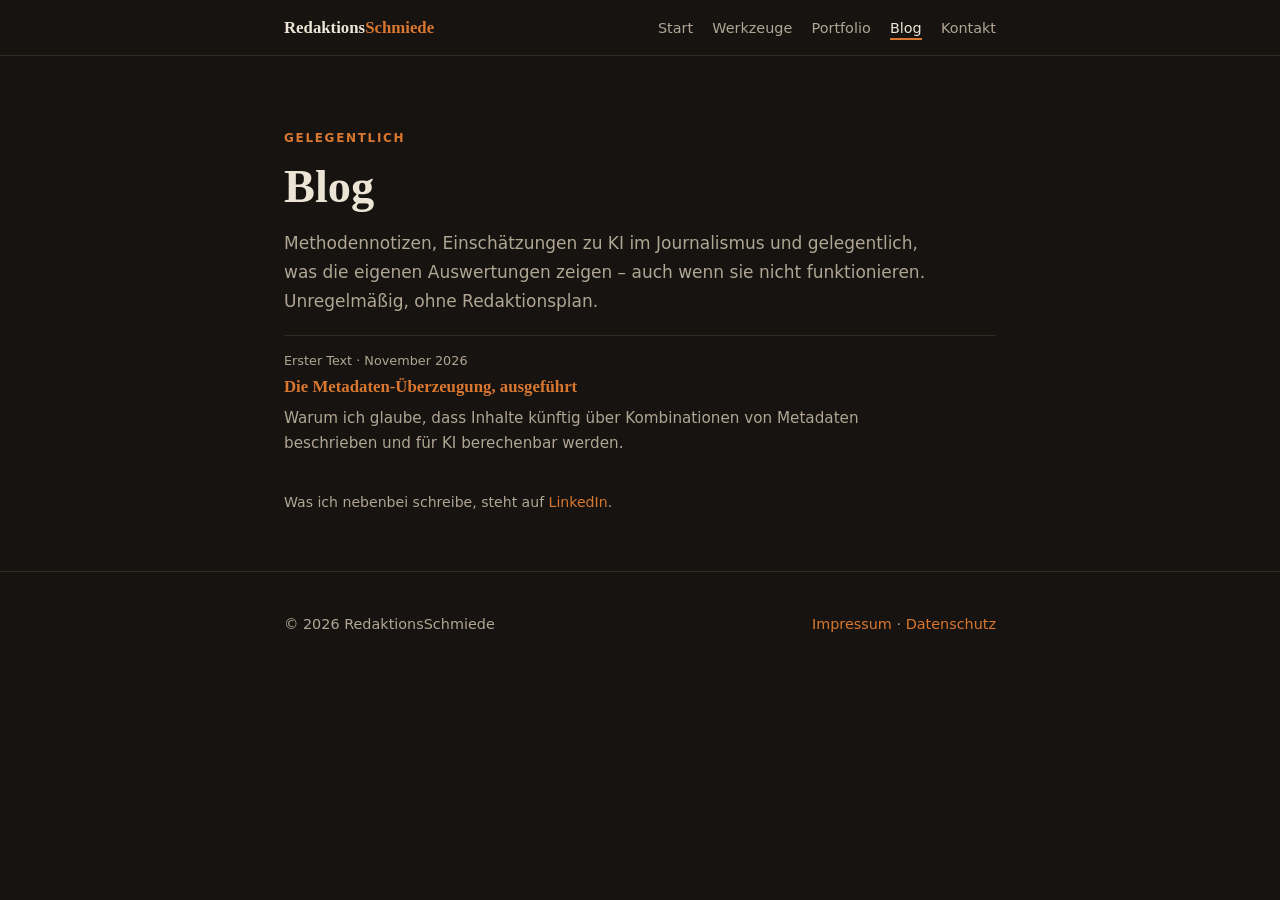
<file: blog/index.html>
<!doctype html>
<html lang="de">
<head>
<meta charset="UTF-8" />
<meta name="viewport" content="width=device-width, initial-scale=1.0" />
<title>Blog · Simon Hrubesch – RedaktionsSchmiede</title>
<meta name="description" content="Blog zu Methoden, KI im Journalismus und eigenen Auswertungen von Simon Hrubesch. Unregelmäßig, ohne Redaktionsplan." />
<link rel="canonical" href="https://redaktionsschmiede.de/blog/" />
<link rel="icon" href="/favicon.svg" type="image/svg+xml" />
<meta property="og:type" content="website" />
<meta property="og:locale" content="de_DE" />
<meta property="og:site_name" content="RedaktionsSchmiede" />
<meta property="og:title" content="Blog · Simon Hrubesch – RedaktionsSchmiede" />
<meta property="og:description" content="Methodennotizen, Einschätzungen zu KI im Journalismus und eigene Auswertungen. Unregelmäßig, ohne Redaktionsplan." />
<meta property="og:url" content="https://redaktionsschmiede.de/blog/" />
<link rel="stylesheet" href="/assets/site.css" />
</head>
<body>
<a class="skip" href="#main">Zum Inhalt springen</a>

<nav aria-label="Hauptnavigation">
  <div class="inner">
    <a class="brand" href="/">Redaktions<span>Schmiede</span></a>
    <ul>
      <li><a href="/">Start</a></li>
      <li><a href="/#werkzeuge">Werkzeuge</a></li>
      <li><a href="/arbeit/">Portfolio</a></li>
      <li><a href="/blog/" aria-current="page">Blog</a></li>
      <li><a href="/#kontakt">Kontakt</a></li>
    </ul>
  </div>
</nav>

<main id="main">

  <section>
    <p class="kicker">Gelegentlich</p>
    <h1>Blog</h1>
    <p>Methodennotizen, Einschätzungen zu KI im Journalismus und gelegentlich, was die eigenen Auswertungen zeigen – auch wenn sie nicht funktionieren. Unregelmäßig, ohne Redaktionsplan.</p>
    <ul class="links">
      <li>
        <span class="meta">Erster Text · November 2026</span>
        <a class="title" href="/blog/metadaten-ueberzeugung/">Die Metadaten-Überzeugung, ausgeführt</a>
        <p>Warum ich glaube, dass Inhalte künftig über Kombinationen von Metadaten beschrieben und für KI berechenbar werden.</p>
      </li>
    </ul>
    <p class="note">Was ich nebenbei schreibe, steht auf <a href="https://www.linkedin.com/in/simonhrubesch/">LinkedIn</a>.</p>
  </section>

</main>

<footer>
  <div class="inner">
    <div>© 2026 RedaktionsSchmiede</div>
    <div><a href="/impressum/">Impressum</a> · <a href="/datenschutz/">Datenschutz</a></div>
  </div>
</footer>

</body>
</html>
</file>
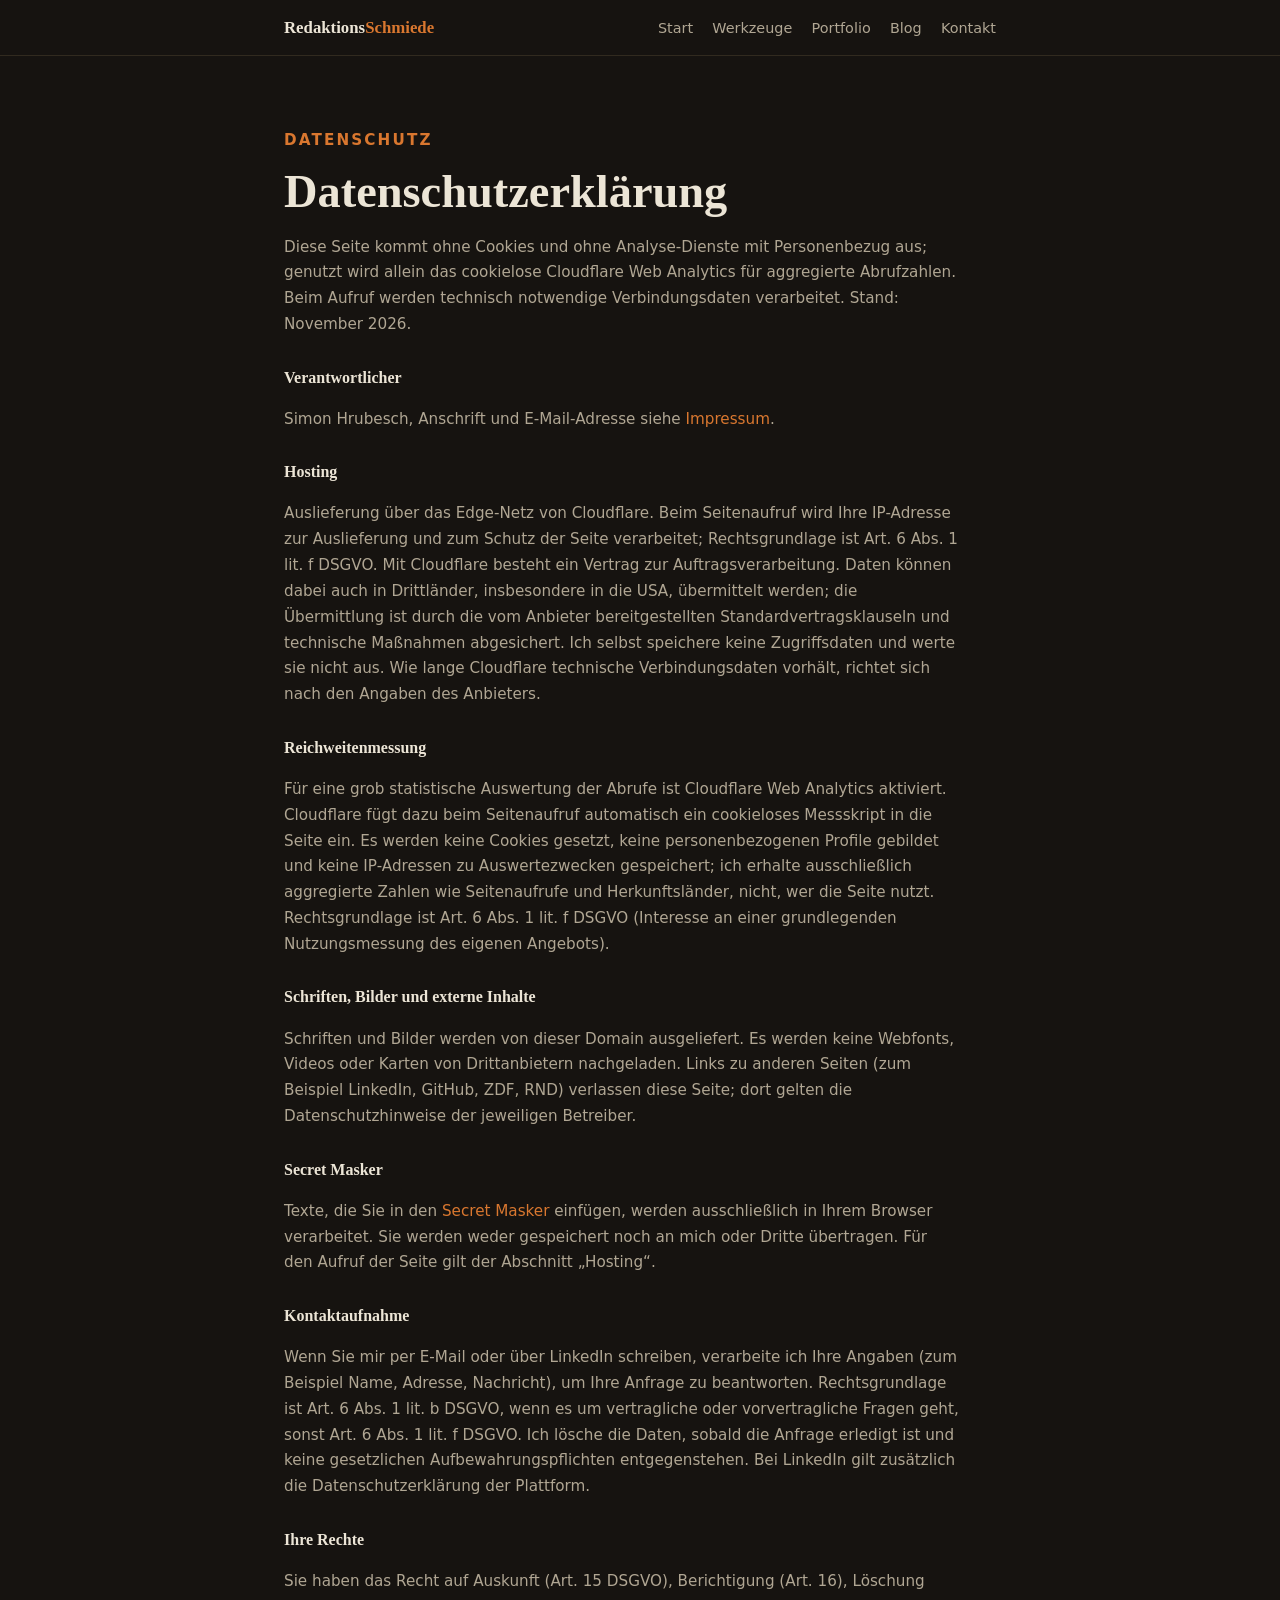
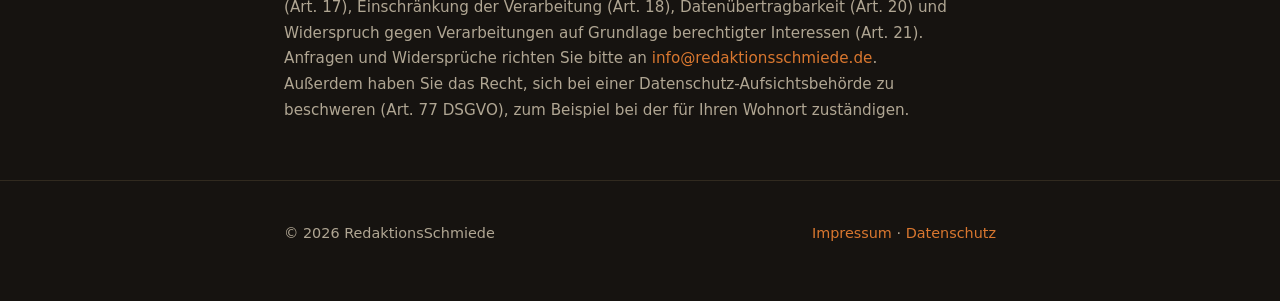
<file: datenschutz/index.html>
<!doctype html>
<html lang="de">
<head>
<meta charset="UTF-8" />
<meta name="viewport" content="width=device-width, initial-scale=1.0" />
<title>Datenschutzerklärung · RedaktionsSchmiede</title>
<meta name="description" content="Datenschutzerklärung der RedaktionsSchmiede: keine Cookies, kein personenbezogenes Tracking, Hosting über Cloudflare." />
<link rel="canonical" href="https://redaktionsschmiede.de/datenschutz/" />
<link rel="icon" href="/favicon.svg" type="image/svg+xml" />
<link rel="stylesheet" href="/assets/site.css" />
</head>
<body>
<a class="skip" href="#main">Zum Inhalt springen</a>

<nav aria-label="Hauptnavigation">
  <div class="inner">
    <a class="brand" href="/">Redaktions<span>Schmiede</span></a>
    <ul>
      <li><a href="/">Start</a></li>
      <li><a href="/#werkzeuge">Werkzeuge</a></li>
      <li><a href="/arbeit/">Portfolio</a></li>
      <li><a href="/blog/">Blog</a></li>
      <li><a href="/#kontakt">Kontakt</a></li>
    </ul>
  </div>
</nav>

<main id="main">

  <section class="legal">
    <p class="kicker">Datenschutz</p>
    <h1>Datenschutzerklärung</h1>
    <p>Diese Seite kommt ohne Cookies und ohne Analyse-Dienste mit Personenbezug aus; genutzt wird allein das cookielose Cloudflare Web Analytics für aggregierte Abrufzahlen. Beim Aufruf werden technisch notwendige Verbindungsdaten verarbeitet. Stand: November 2026.</p>

    <h3>Verantwortlicher</h3>
    <p>Simon Hrubesch, Anschrift und E-Mail-Adresse siehe <a href="/impressum/">Impressum</a>.</p>

    <h3>Hosting</h3>
    <p>Auslieferung über das Edge-Netz von Cloudflare. Beim Seitenaufruf wird Ihre IP-Adresse zur Auslieferung und zum Schutz der Seite verarbeitet; Rechtsgrundlage ist Art. 6 Abs. 1 lit. f DSGVO. Mit Cloudflare besteht ein Vertrag zur Auftragsverarbeitung. Daten können dabei auch in Drittländer, insbesondere in die USA, übermittelt werden; die Übermittlung ist durch die vom Anbieter bereitgestellten Standardvertragsklauseln und technische Maßnahmen abgesichert. Ich selbst speichere keine Zugriffsdaten und werte sie nicht aus. Wie lange Cloudflare technische Verbindungsdaten vorhält, richtet sich nach den Angaben des Anbieters.</p>

    <h3>Reichweitenmessung</h3>
    <p>Für eine grob statistische Auswertung der Abrufe ist Cloudflare Web Analytics aktiviert. Cloudflare fügt dazu beim Seitenaufruf automatisch ein cookieloses Messskript in die Seite ein. Es werden keine Cookies gesetzt, keine personenbezogenen Profile gebildet und keine IP-Adressen zu Auswertezwecken gespeichert; ich erhalte ausschließlich aggregierte Zahlen wie Seitenaufrufe und Herkunftsländer, nicht, wer die Seite nutzt. Rechtsgrundlage ist Art. 6 Abs. 1 lit. f DSGVO (Interesse an einer grundlegenden Nutzungsmessung des eigenen Angebots).</p>

    <h3>Schriften, Bilder und externe Inhalte</h3>
    <p>Schriften und Bilder werden von dieser Domain ausgeliefert. Es werden keine Webfonts, Videos oder Karten von Drittanbietern nachgeladen. Links zu anderen Seiten (zum Beispiel LinkedIn, GitHub, ZDF, RND) verlassen diese Seite; dort gelten die Datenschutzhinweise der jeweiligen Betreiber.</p>

    <h3>Secret Masker</h3>
    <p>Texte, die Sie in den <a href="/masker/">Secret Masker</a> einfügen, werden ausschließlich in Ihrem Browser verarbeitet. Sie werden weder gespeichert noch an mich oder Dritte übertragen. Für den Aufruf der Seite gilt der Abschnitt „Hosting“.</p>

    <h3>Kontaktaufnahme</h3>
    <p>Wenn Sie mir per E-Mail oder über LinkedIn schreiben, verarbeite ich Ihre Angaben (zum Beispiel Name, Adresse, Nachricht), um Ihre Anfrage zu beantworten. Rechtsgrundlage ist Art. 6 Abs. 1 lit. b DSGVO, wenn es um vertragliche oder vorvertragliche Fragen geht, sonst Art. 6 Abs. 1 lit. f DSGVO. Ich lösche die Daten, sobald die Anfrage erledigt ist und keine gesetzlichen Aufbewahrungspflichten entgegenstehen. Bei LinkedIn gilt zusätzlich die Datenschutzerklärung der Plattform.</p>

    <h3>Ihre Rechte</h3>
    <p>Sie haben das Recht auf Auskunft (Art. 15 DSGVO), Berichtigung (Art. 16), Löschung (Art. 17), Einschränkung der Verarbeitung (Art. 18), Datenübertragbarkeit (Art. 20) und Widerspruch gegen Verarbeitungen auf Grundlage berechtigter Interessen (Art. 21). Anfragen und Widersprüche richten Sie bitte an <a href="mailto:info@redaktionsschmiede.de">info@redaktionsschmiede.de</a>. Außerdem haben Sie das Recht, sich bei einer Datenschutz-Aufsichtsbehörde zu beschweren (Art. 77 DSGVO), zum Beispiel bei der für Ihren Wohnort zuständigen.</p>
  </section>

</main>

<footer>
  <div class="inner">
    <div>© 2026 RedaktionsSchmiede</div>
    <div><a href="/impressum/">Impressum</a> · <a href="/datenschutz/">Datenschutz</a></div>
  </div>
</footer>
</body>
</html>
</file>
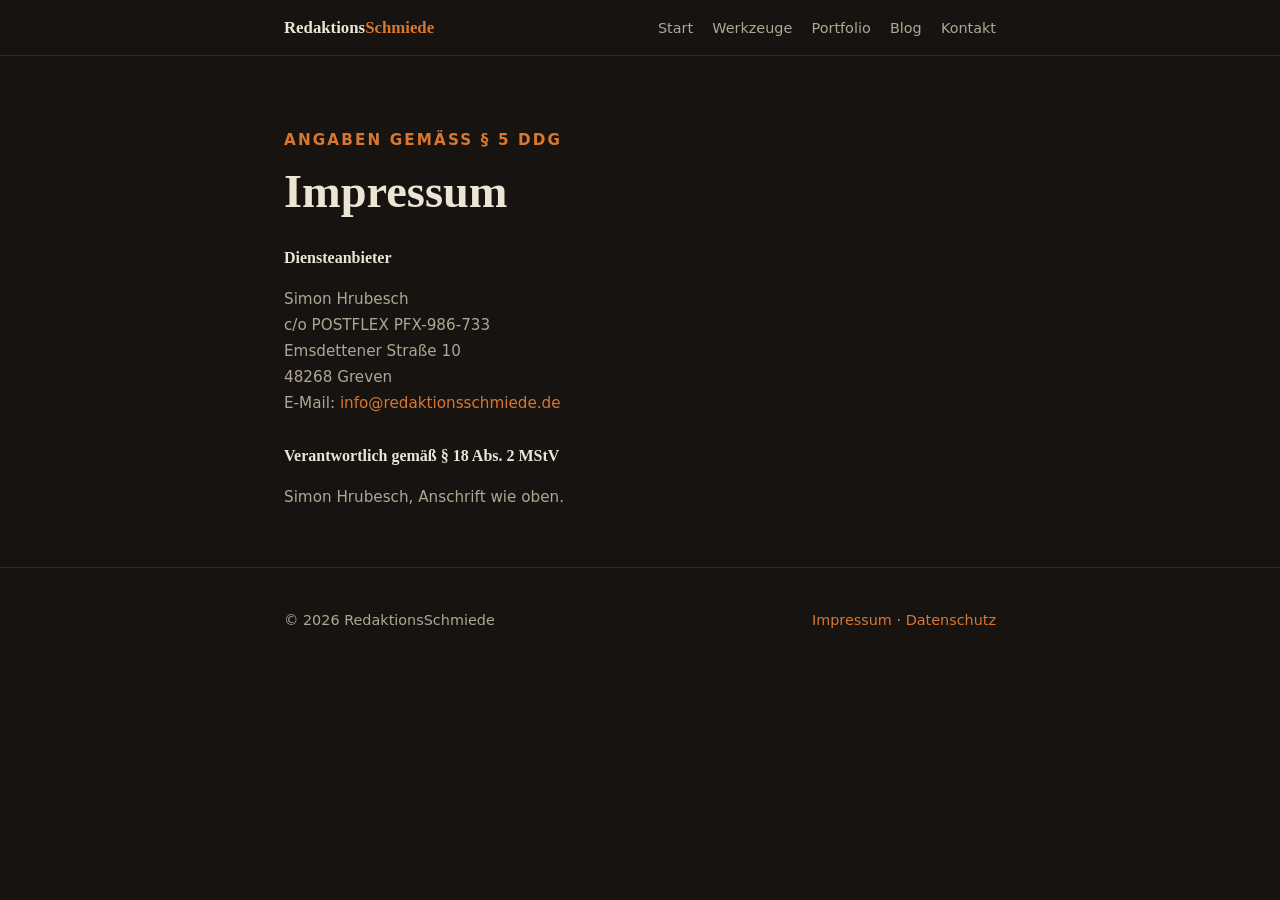
<file: impressum/index.html>
<!doctype html>
<html lang="de">
<head>
<meta charset="UTF-8" />
<meta name="viewport" content="width=device-width, initial-scale=1.0" />
<title>Impressum · RedaktionsSchmiede</title>
<meta name="description" content="Impressum der RedaktionsSchmiede: Angaben gemäß § 5 DDG." />
<link rel="canonical" href="https://redaktionsschmiede.de/impressum/" />
<link rel="icon" href="/favicon.svg" type="image/svg+xml" />
<link rel="stylesheet" href="/assets/site.css" />
</head>
<body>
<a class="skip" href="#main">Zum Inhalt springen</a>

<nav aria-label="Hauptnavigation">
  <div class="inner">
    <a class="brand" href="/">Redaktions<span>Schmiede</span></a>
    <ul>
      <li><a href="/">Start</a></li>
      <li><a href="/#werkzeuge">Werkzeuge</a></li>
      <li><a href="/arbeit/">Portfolio</a></li>
      <li><a href="/blog/">Blog</a></li>
      <li><a href="/#kontakt">Kontakt</a></li>
    </ul>
  </div>
</nav>

<main id="main">

  <section class="legal">
    <p class="kicker">Angaben gemäß § 5 DDG</p>
    <h1>Impressum</h1>
    <h3>Diensteanbieter</h3>
    <p>Simon Hrubesch<br />
c/o POSTFLEX PFX-986-733<br />
Emsdettener Straße 10<br />
48268 Greven<br />
E-Mail: <a href="mailto:info@redaktionsschmiede.de">info@redaktionsschmiede.de</a></p>
    <h3>Verantwortlich gemäß § 18 Abs. 2 MStV</h3>
    <p>Simon Hrubesch, Anschrift wie oben.</p>
  </section>

</main>

<footer>
  <div class="inner">
    <div>© 2026 RedaktionsSchmiede</div>
    <div><a href="/impressum/">Impressum</a> · <a href="/datenschutz/">Datenschutz</a></div>
  </div>
</footer>

</body>
</html>
</file>
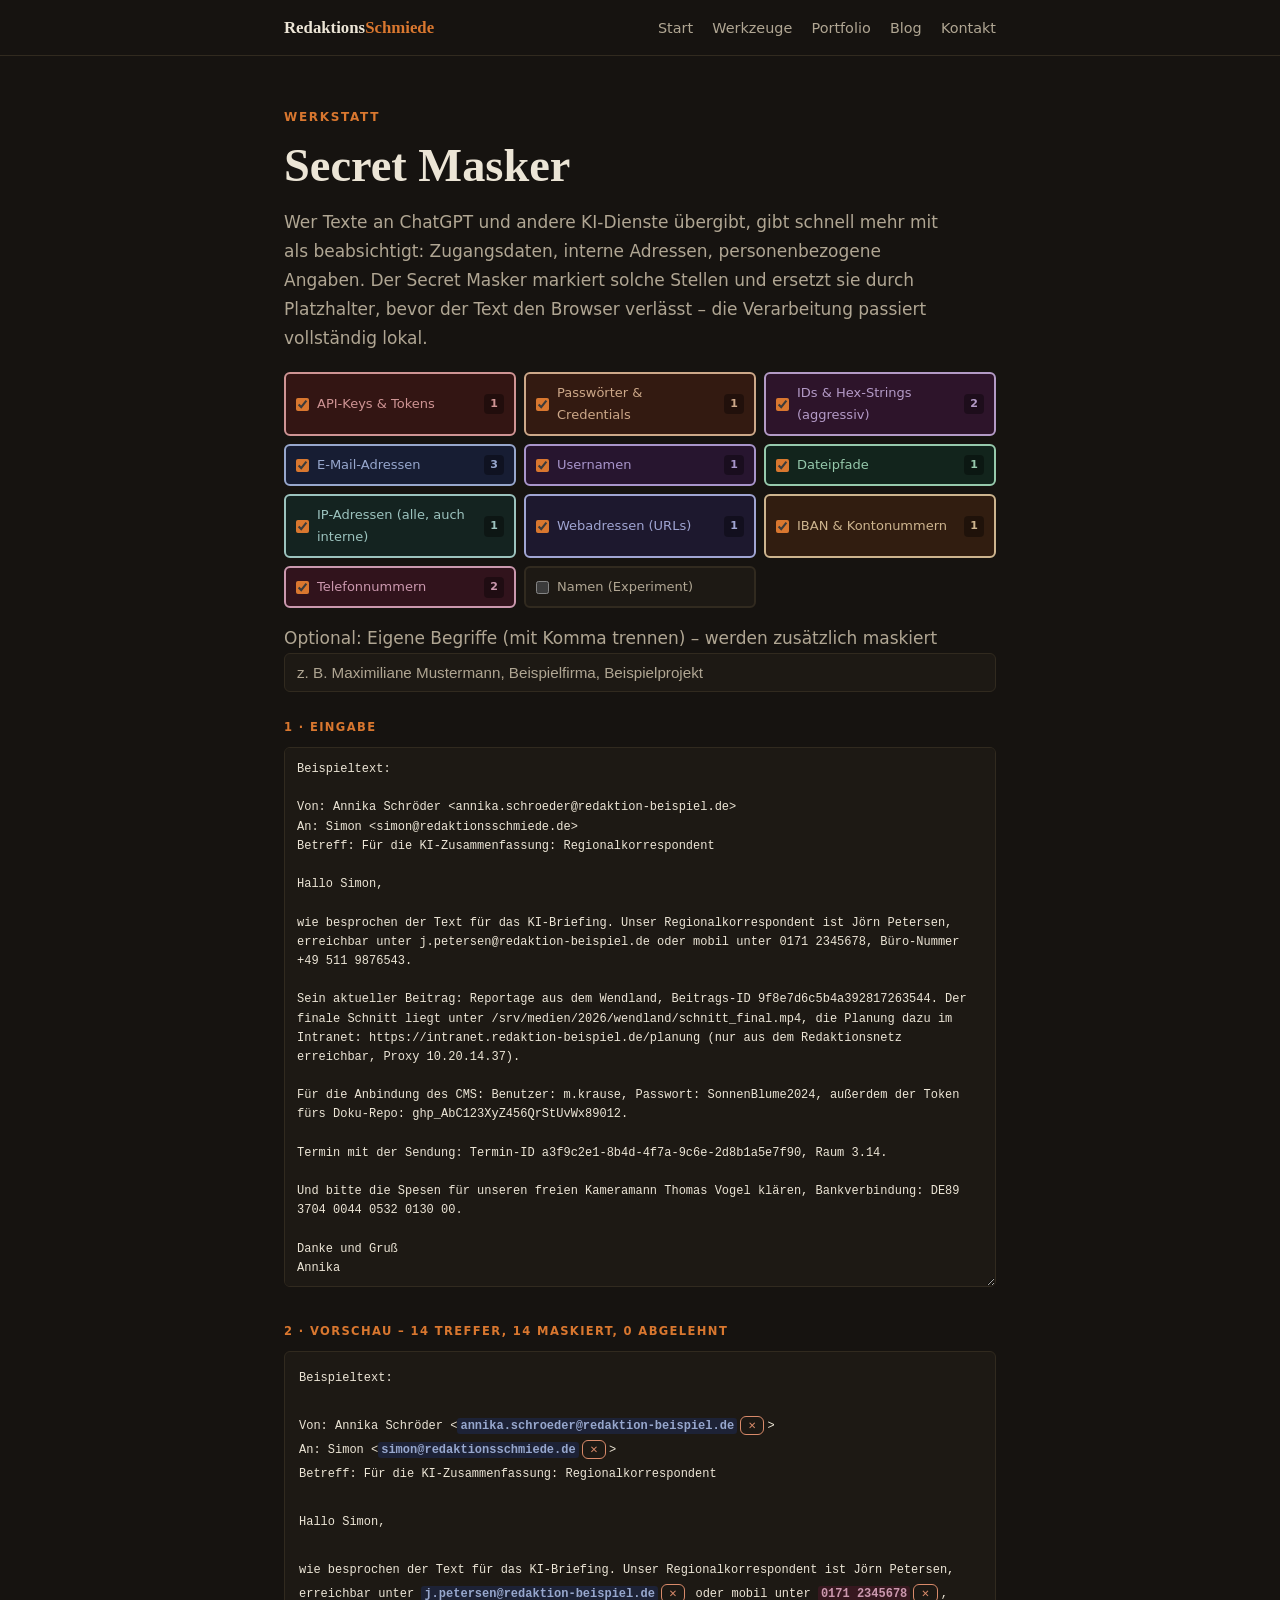
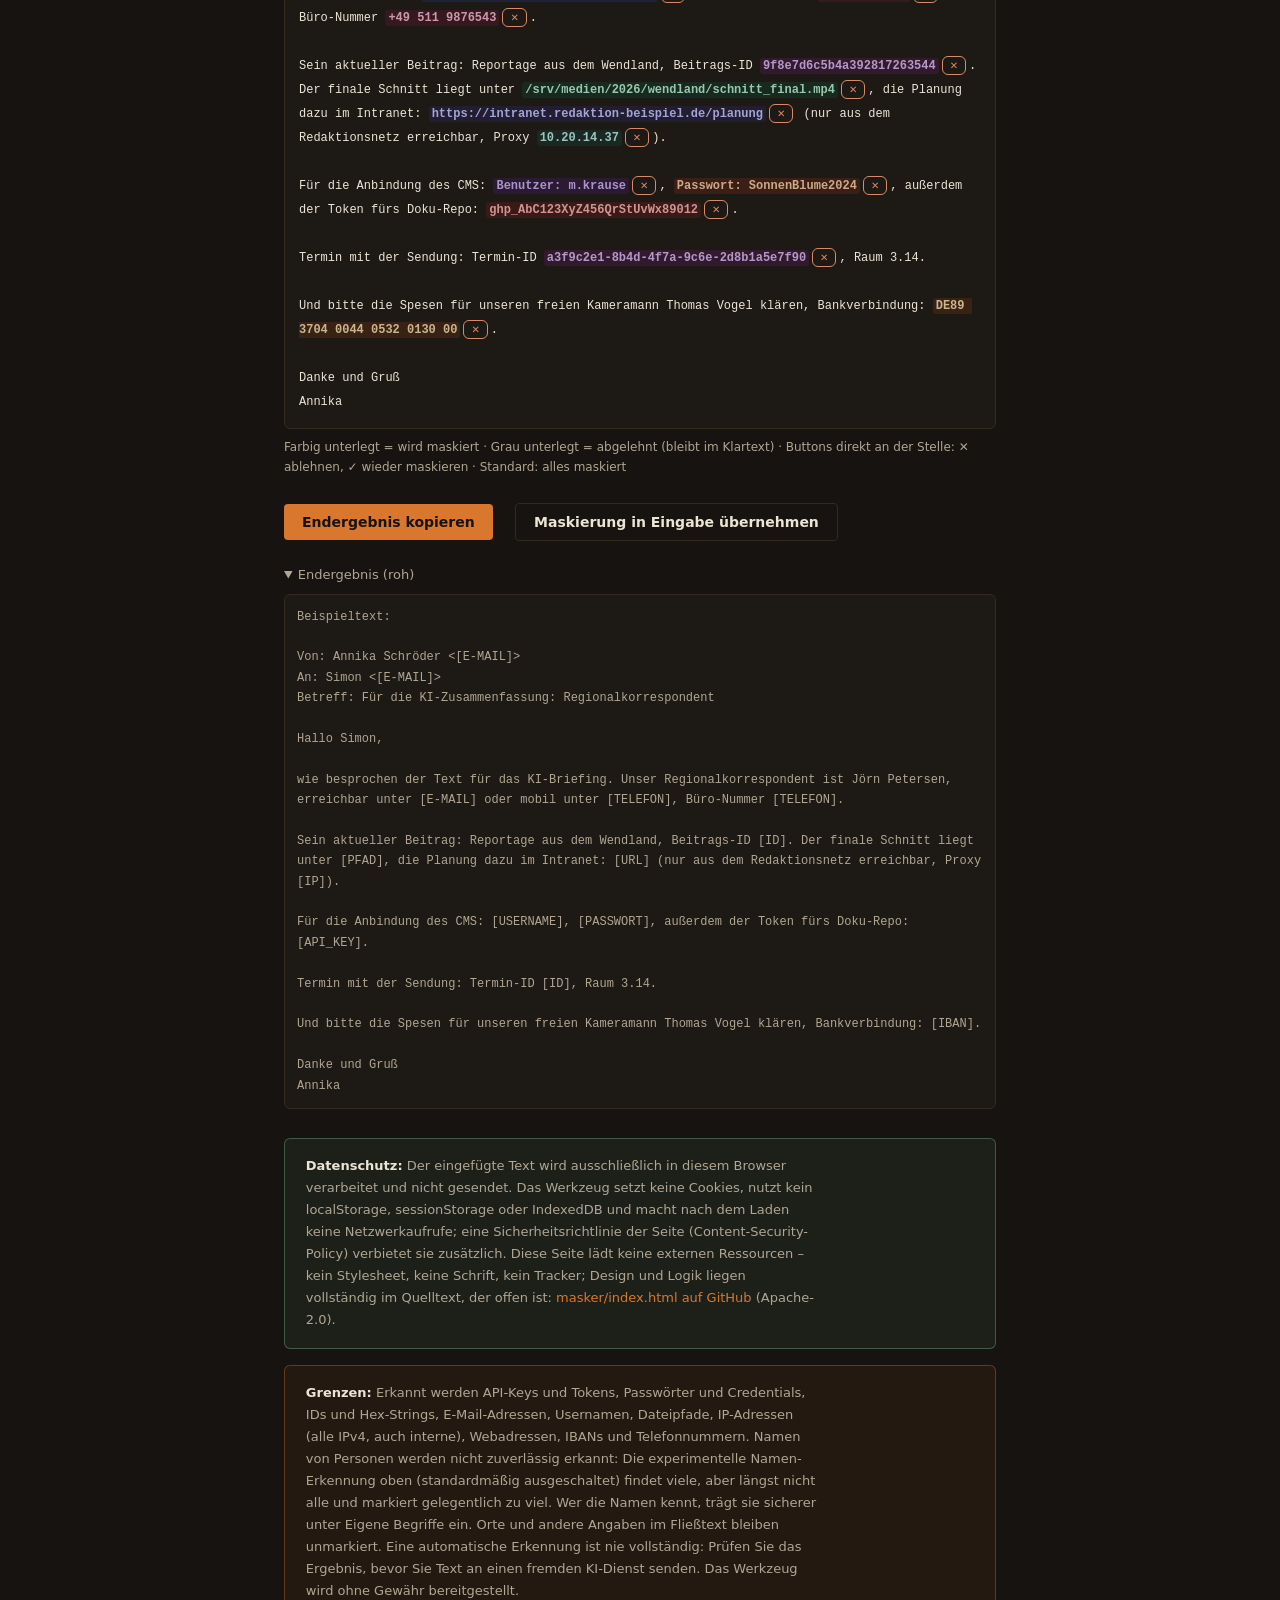
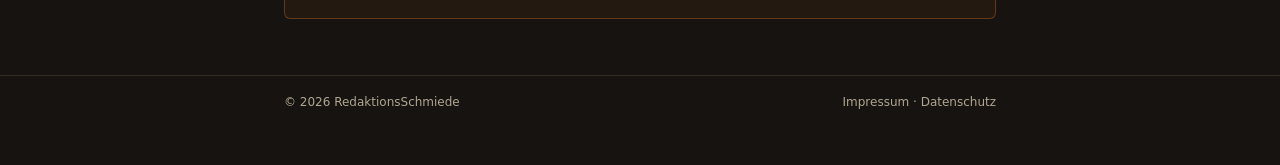
<file: masker/index.html>
<!doctype html>
<html lang="de">
<head>
<meta charset="UTF-8" />
<meta name="viewport" content="width=device-width, initial-scale=1.0" />
<meta http-equiv="Content-Security-Policy" content="default-src 'none'; script-src 'unsafe-inline'; style-src 'unsafe-inline'; img-src 'self'; connect-src 'none'; form-action 'none'; base-uri 'none'" />
<meta name="description" content="Bevor Texte an ChatGPT und andere KI-Dienste gehen: Der Secret Masker markiert Zugangsdaten und personenbezogene Angaben und ersetzt sie durch Platzhalter. Läuft vollständig im Browser, der Text wird nicht gesendet." />
<link rel="canonical" href="https://redaktionsschmiede.de/masker/" />
<link rel="icon" href="/favicon.svg" type="image/svg+xml" />
<meta property="og:type" content="website" />
<meta property="og:locale" content="de_DE" />
<meta property="og:site_name" content="RedaktionsSchmiede" />
<meta property="og:title" content="Secret Masker · RedaktionsSchmiede" />
<meta property="og:description" content="Zugangsdaten und personenbezogene Angaben maskieren, bevor Texte an fremde KI-Dienste gehen. Läuft vollständig im Browser." />
<meta property="og:url" content="https://redaktionsschmiede.de/masker/" />
<title>Secret Masker · RedaktionsSchmiede</title>
<style>
  /* Design-Tokens der RedaktionsSchmiede (site.css), inline eingebettet:
     Diese Seite laedt bewusst keine externen Ressourcen – keine Schrift, kein
     Stylesheet, kein Tracker. Die Content-Security-Policy verbietet sie. */
  :root { color-scheme: dark; }
  :root { --paper:#161310; --paper-2:#1d1914; --ink:#ece5d6; --ink-soft:#b0a693; --line:#312a1f; --ember:#d9772f; --ember-hover:#e88a42; --ember-ink:#161310; --serif:Georgia,"Times New Roman",serif; --sans:-apple-system,system-ui,"Segoe UI",Roboto,sans-serif; }
  * { margin:0; padding:0; box-sizing:border-box; }
  html { scroll-behavior:smooth; }
  @media (prefers-reduced-motion: reduce) { html { scroll-behavior:auto; } }
  body { font-family:var(--sans); background:var(--paper); color:var(--ink); line-height:1.7; font-size:17px; }
  a { color:var(--ember); text-decoration:none; }
  a:hover { text-decoration:underline; }
  a:focus-visible, button:focus-visible, input:focus-visible { outline:2px solid var(--ember); outline-offset:3px; border-radius:4px; }
  ::selection { background:var(--ember); color:var(--ember-ink); }
  .skip { position:absolute; left:-999px; top:0; background:var(--ember); color:var(--ember-ink); padding:.5rem 1rem; z-index:20; }
  .skip:focus { left:0; }

  nav { position:sticky; top:0; z-index:10; background:var(--paper); border-bottom:1px solid var(--line); }
  nav .inner { max-width:760px; margin:0 auto; padding:.8rem 1.5rem; display:flex; align-items:baseline; justify-content:space-between; gap:1rem; flex-wrap:wrap; }
  .brand { font-family:var(--serif); font-weight:700; font-size:1.05rem; color:var(--ink); }
  .brand:hover { text-decoration:none; }
  .brand span { color:var(--ember); }
  nav ul { display:flex; gap:1.2rem; list-style:none; flex-wrap:wrap; }
  nav ul a { color:var(--ink-soft); font-size:.9rem; }

  main { max-width:760px; margin:0 auto; padding:0 1.5rem; }
  section { padding:3.5rem 0; border-bottom:1px solid var(--line); }
  section:last-child { border-bottom:none; }
  .kicker { text-transform:uppercase; letter-spacing:.14em; font-size:.75rem; color:var(--ember); font-weight:600; margin-bottom:.7rem; }
  h1 { font-family:var(--serif); font-size:clamp(2rem,5vw,2.9rem); line-height:1.15; }
  h2 { font-family:var(--serif); font-size:1.5rem; margin-bottom:1rem; }
  p { color:var(--ink-soft); max-width:62ch; margin-top:1rem; }
  p b, p strong { color:var(--ink); font-weight:600; }
  #tool { padding-top:2.2rem; }

  .btn { background:var(--ember); color:var(--ember-ink); border:none; font-weight:600; padding:.6rem 1.2rem; border-radius:4px; font-size:.97rem; cursor:pointer; font-family:var(--sans); }
  .btn:hover { background:var(--ember-hover); }
  .btn.ghost { background:transparent; color:var(--ink); border:1px solid var(--line); }
  .btn.ghost:hover { background:var(--paper-2); }
  .actions { display:flex; flex-wrap:wrap; align-items:center; gap:.8rem 1.4rem; margin-top:1.6rem; }
  .actions .btn.big { padding:10px 18px; font-size:14px; }

  .lbl { text-transform:uppercase; letter-spacing:.12em; font-size:.72rem; color:var(--ember); font-weight:600; margin:1.6rem 0 .6rem; display:flex; justify-content:space-between; align-items:center; gap:8px; flex-wrap:wrap; }
  textarea { width:100%; min-height:140px; max-height:60vh; overflow-y:auto; padding:12px; background:var(--paper-2); border:1px solid var(--line); border-radius:6px; color:var(--ink); font-family:ui-monospace,monospace; font-size:12px; line-height:1.6; resize:vertical; }
  textarea:focus { outline:2px solid var(--ember); }
  input.terms { width:100%; padding:10px 12px; background:var(--paper-2); border:1px solid var(--line); border-radius:6px; color:var(--ink); font-size:.95rem; }
  input.terms::placeholder { color:var(--ink-soft); }
  #doc { width:100%; padding:14px; background:var(--paper-2); border:1px solid var(--line); border-radius:6px; color:var(--ink); font-family:ui-monospace,monospace; font-size:12px; line-height:2; white-space:pre-wrap; word-break:break-word; min-height:100px; }
  .mark { padding:1px 3px; border-radius:3px; font-weight:600; }
  /* Angenommen: farbige Unterlegung je Kategorie (inline gesetzt) */
  /* Abgelehnt: dunkel-grau unterlegt, Original lesbar, per ✓ wieder aktivierbar */
  .mark.rejected { background:#332c22 !important; color:#8a7f6c !important; font-weight:500; outline:1px dashed #4a4030; }
  .mini { font-size:10px; font-family:var(--sans); font-weight:700; padding:1px 7px; margin:0 3px; border:1px solid var(--line); border-radius:6px; background:transparent; color:var(--ink-soft); cursor:pointer; vertical-align:middle; line-height:1.5; }
  .mini:hover { background:var(--paper-2); }
  .mini.yes { color:#86c7a1; border-color:#86c7a1; }
  .mini.no { color:#d98a6a; border-color:#d98a6a; }
  .cats { display:grid; grid-template-columns:repeat(auto-fill,minmax(200px,1fr)); gap:8px; margin-top:1.2rem; }
  .cat { display:flex; align-items:center; gap:8px; padding:8px 10px; border:2px solid; border-radius:6px; font-size:13px; font-weight:500; cursor:pointer; user-select:none; }
  .cat.off { background:var(--paper-2) !important; color:var(--ink-soft) !important; border-color:var(--line) !important; }
  .cat input[type="checkbox"] { accent-color:var(--ember); }
  .cat .cnt { margin-left:auto; background:rgba(0,0,0,.35); border-radius:4px; font-size:11px; font-weight:700; padding:1px 6px; }
  details { margin-top:1.4rem; font-size:13px; color:var(--ink-soft); }
  pre { margin-top:8px; padding:12px; background:var(--paper-2); border:1px solid var(--line); border-radius:6px; color:var(--ink-soft); font-size:12px; white-space:pre-wrap; word-break:break-word; }
  .legend { font-size:12px; color:var(--ink-soft); margin-top:.5rem; max-width:none; }
  .privacy { margin-top:1.8rem; padding:1rem 1.3rem; border-radius:6px; background:rgba(134,199,161,.07); border:1px solid rgba(134,199,161,.35); color:var(--ink-soft); font-size:13px; }
  .limits { margin-top:1rem; padding:1rem 1.3rem; border-radius:6px; background:rgba(217,119,47,.07); border:1px solid rgba(217,119,47,.35); color:var(--ink-soft); font-size:13px; }
  .privacy p, .limits p { margin:0; }
  .privacy p + p, .limits p + p { margin-top:6px; }

  footer { border-top:1px solid var(--line); font-size:12px; color:var(--ink-soft); }
  footer .inner { max-width:760px; margin:0 auto; padding:1rem 1.5rem 2rem; display:flex; justify-content:space-between; gap:12px; flex-wrap:wrap; }
  footer a { color:var(--ink-soft); }
  footer a:hover { color:var(--ink); }
  @media (max-width: 640px) { section { padding:2.5rem 0; } }
</style>
</head>
<body>
<a class="skip" href="#main">Zum Inhalt springen</a>

<nav aria-label="Hauptnavigation">
  <div class="inner">
    <a class="brand" href="/">Redaktions<span>Schmiede</span></a>
    <ul>
      <li><a href="/">Start</a></li>
      <li><a href="/#werkzeuge">Werkzeuge</a></li>
      <li><a href="/arbeit/">Portfolio</a></li>
      <li><a href="/blog/">Blog</a></li>
      <li><a href="/#kontakt">Kontakt</a></li>
    </ul>
  </div>
</nav>

<main id="main">

  <section id="tool">
    <p class="kicker">Werkstatt</p>
    <h1>Secret Masker</h1>
    <p>Wer Texte an ChatGPT und andere KI-Dienste übergibt, gibt schnell mehr mit als beabsichtigt: Zugangsdaten, interne Adressen, personenbezogene Angaben. Der Secret Masker markiert solche Stellen und ersetzt sie durch Platzhalter, bevor der Text den Browser verlässt – die Verarbeitung passiert vollständig lokal.</p>
    <div class="cats" id="cats"></div>

    <p>Optional: Eigene Begriffe (mit Komma trennen) – werden zusätzlich maskiert</p>
    <input class="terms" id="terms" type="text" spellcheck="false" placeholder="z. B. Maximiliane Mustermann, Beispielfirma, Beispielprojekt" />

    <div class="lbl">1 · Eingabe</div>
    <textarea id="input" spellcheck="false" placeholder="Text hier einfügen…"></textarea>

    <div class="lbl">
      <span>2 · Vorschau – <span id="stat"></span></span>
      <span>
        <button class="btn ghost" id="acceptAll" style="display:none">Alle wieder maskieren</button>
      </span>
    </div>
    <div id="doc"></div>
    <p class="legend">Farbig unterlegt = wird maskiert · Grau unterlegt = abgelehnt (bleibt im Klartext) · Buttons direkt an der Stelle: ✕ ablehnen, ✓ wieder maskieren · Standard: alles maskiert</p>

    <div class="actions">
      <button class="btn big" id="copyBtn">Endergebnis kopieren</button>
      <button class="btn big ghost" id="applyBtn">Maskierung in Eingabe übernehmen</button>
    </div>

    <details open>
      <summary style="cursor:pointer;font-weight:500">Endergebnis (roh)</summary>
      <pre id="raw"></pre>
    </details>

    <div class="privacy">
      <p><strong>Datenschutz:</strong> Der eingefügte Text wird ausschließlich in diesem Browser verarbeitet und nicht gesendet. Das Werkzeug setzt keine Cookies, nutzt kein localStorage, sessionStorage oder IndexedDB und macht nach dem Laden keine Netzwerkaufrufe; eine Sicherheitsrichtlinie der Seite (Content-Security-Policy) verbietet sie zusätzlich. Diese Seite lädt keine externen Ressourcen – kein Stylesheet, keine Schrift, kein Tracker; Design und Logik liegen vollständig im Quelltext, der offen ist: <a href="https://github.com/redaktionsschmiede/redaktionsschmiede.de/blob/main/masker/index.html">masker/index.html auf GitHub</a> (Apache-2.0).</p>
    </div>

    <div class="limits">
      <p><strong>Grenzen:</strong> Erkannt werden API-Keys und Tokens, Passwörter und Credentials, IDs und Hex-Strings, E-Mail-Adressen, Usernamen, Dateipfade, IP-Adressen (alle IPv4, auch interne), Webadressen, IBANs und Telefonnummern. Namen von Personen werden nicht zuverlässig erkannt: Die experimentelle Namen-Erkennung oben (standardmäßig ausgeschaltet) findet viele, aber längst nicht alle und markiert gelegentlich zu viel. Wer die Namen kennt, trägt sie sicherer unter Eigene Begriffe ein. Orte und andere Angaben im Fließtext bleiben unmarkiert. Eine automatische Erkennung ist nie vollständig: Prüfen Sie das Ergebnis, bevor Sie Text an einen fremden KI-Dienst senden. Das Werkzeug wird ohne Gewähr bereitgestellt.</p>
    </div>
  </section>

</main>

<footer>
  <div class="inner">
    <div>© 2026 RedaktionsSchmiede</div>
    <div><a href="/impressum/">Impressum</a> · <a href="/datenschutz/">Datenschutz</a></div>
  </div>
</footer>
<script>
      // Hinweis: Dieses Tool speichert NICHTS – keine Cookies, kein localStorage,
      // kein sessionStorage, kein IndexedDB, keine fetch/XHR-Aufrufe nach dem Laden.
      // Alle Entscheidungen (decisions) liegen nur im Arbeitsspeicher der Seite.
      const CATEGORIES = [
        { id: "apikey", label: "API-Keys & Tokens", color: "rgba(153,27,27,.22)/#cf9494", placeholder: "[API_KEY]",
          patterns: [/(?:sk|pk|rk|api)[-_]?(?:live|test|prod)?[A-Za-z0-9]{16,}/g, /(?:ghp|gho|ghu|ghs|ghr)_[A-Za-z0-9]{20,}/g, /(?:AKIA|ASIA)[0-9A-Z]{16}/g, /xox[bpoa]-[A-Za-z0-9-]{10,}/g, /AIza[0-9A-Za-z\-_]{20,}/g, /(?:eyJ)[A-Za-z0-9\-_]+\.[A-Za-z0-9\-_]+(?:\.[A-Za-z0-9\-_]+)?/g] },
        { id: "password", label: "Passwörter & Credentials", color: "rgba(154,52,18,.22)/#cda889", placeholder: "[PASSWORT]",
          patterns: [/(?:password|passwd|pwd|pass|passwort|kennwort|secret|token|credential|auth[_-]?key|api[_-]?key|apikey|client[_-]?secret|access[_-]?key|private[_-]?key|zugang)\s*[=:]\s*["']?[^\s"',;]{3,}/gi, /(?:Bearer)\s+[A-Za-z0-9\-._~+/]+=*/gi, /-----BEGIN [A-Z ]*PRIVATE KEY-----[\s\S]*?-----END [A-Z ]*PRIVATE KEY-----/g] },
        { id: "hexid", label: "IDs & Hex-Strings (aggressiv)", color: "rgba(134,25,143,.20)/#b39ac6", placeholder: "[ID]",
          patterns: [
            // UUID mit Bindestrichen
            /\b[0-9a-f]{8}-[0-9a-f]{4}-[0-9a-f]{4}-[0-9a-f]{4}-[0-9a-f]{12}\b/gi,
            // Hex-Strings ab 12 Zeichen (auch länger), z.B. 2e46f56867e34af09dc49febbea35dd5
            /\b[0-9a-f]{12,64}\b/gi,
            // Aggressiv: lange alphanumerische Token ab 20 Zeichen (Base64-artig etc.)
            /\b[A-Za-z0-9]{20,}\b/g
          ],
          validate: (v) => {
            if (v.includes("-")) return true; // UUID-Form immer maskieren
            const digits = (v.match(/\d/g) || []).length;
            if (digits >= 3) return true; // genug Ziffern => kein normales Wort
            return false;
          } },
        { id: "email", label: "E-Mail-Adressen", color: "rgba(30,64,175,.22)/#97a7cd", placeholder: "[E-MAIL]",
          patterns: [/[a-zA-Z0-9._%+-]+@[a-zA-Z0-9.-]+\.[a-zA-Z]{2,}/g] },
        { id: "username", label: "Usernamen", color: "rgba(107,33,168,.20)/#a895cb", placeholder: "[USERNAME]",
          patterns: [/(?:user|username|benutzer|usr|login)\s*[=:]\s*["']?[\w.\-]{2,}/gi, /(?:sudo|su)\s+-\s*[a-z_][\w\-]*/gi] },
        { id: "filepath", label: "Dateipfade", color: "rgba(6,95,70,.22)/#96c9ac", placeholder: "[PFAD]",
          patterns: [/\/(?:home|Users|root|var|etc|opt|srv|mnt|data)\/[\w.\-]+(?:\/[\w.\-]+)*/g, /[A-Za-z]:\\(?:Users|Windows|Program[ ]?Files)[^\s"'<>|,;]*/g, /(?:~\/|\.\.\/|\.\/)[\w.\-/]+/g] },
        { id: "ip", label: "IP-Adressen (alle, auch interne)", color: "rgba(17,94,89,.22)/#9cc3be", placeholder: "[IP]",
          patterns: [
            // Alle IPv4-Adressen: Oktetten mit 1-3 Ziffern, auch mit führenden Nullen.
            // Bewusst ohne Bereichs-/Privat-Filter: Auch interne Adressen (10.x,
            // 172.16-31.x, 192.168.x, 127.0.0.1) sind maskierwürdig, bevor Texte
            // an fremde KI-Dienste gehen. Einzelne Treffer sind per ✓ ablehnbar.
            /\b(?:\d{1,3}\.){3}\d{1,3}\b/g
          ] },
        { id: "url", label: "Webadressen (URLs)", color: "rgba(55,48,163,.20)/#a0a5d3", placeholder: "[URL]",
          patterns: [/\bhttps?:\/\/[^\s"'<>()]+/gi, /\bwww\.[a-zA-Z0-9\-]+(?:\.[a-zA-Z0-9\-]+)+(?:\/[^\s"'<>()]*)?/g, /\b[a-zA-Z0-9\-]+\.(?:de|com|net|org|io|dev|eu|fr|it|ch|at|info|cloud)(?:\/[^\s"'<>()]*)?\b/g] },
        { id: "iban", label: "IBAN & Kontonummern", color: "rgba(146,64,14,.22)/#cdb48e", placeholder: "[IBAN]",
          patterns: [/\b[A-Z]{2}\d{2}(?:[ ]?[A-Z0-9]{4}){2,7}(?:[ ]?[A-Z0-9]{1,2})?\b/g] },
        { id: "phone", label: "Telefonnummern", color: "rgba(157,23,77,.20)/#cb98ae", placeholder: "[TELEFON]",
          patterns: [/(?:\+\d{1,3}[ .-]?)?(?:0\d{2,4}[ .-]?)?\d{3,}(?:[ .-]?\d{2,4}){1,2}\b/g] },
        { id: "names", label: "Namen (Experiment)", color: "rgba(217,119,47,.20)/#cfa583", placeholder: "[NAME]",
          // Experiment: Gro-/Kleinschreibung ist im Deutschen kein zuverlaessiges Namenssignal.
          // Standardmaessig aus: findet viele Namen, aber nicht alle und gelegentlich zu viel.
          patterns: [
            // Anrede plus Name: Frau Schröder, Herrn Jörn Petersen
            /(?:Herr|Herrn|Frau|Hr\.|Fr\.)[ \t]+[A-ZÄÖÜ][a-zäöüß]+(?:[ \t]+[A-ZÄÖÜ][a-zäöüß]+)?/g,
            // Vorname Nachname: zwei bis drei großgeschriebene Wörter nacheinander
            /\b[A-ZÄÖÜ][a-zäöüß-]{2,}(?:[ \t]+[A-ZÄÖÜ][a-zäöüß-]{2,})+\b/g
          ],
          validate: (v) => {
            const STOP = new Set(["der","die","das","den","dem","des","ein","eine","einen","einem","einer","eines","und","oder","aber","fuer","für","mit","bei","nach","seit","von","vom","zur","zum","in","im","an","am","auf","aus","über","vor","wenn","weil","als","wie","ich","sie","er","es","wir","ihr","sein","seine","ihre","ihren","mein","meine","kein","keine","alle","viele","unser","unsere","unseren","euer","eure","dann","noch","nur","schon","auch","heute","gestern","morgen","montag","dienstag","mittwoch","donnerstag","freitag","samstag","sonntag","januar","februar","märz","april","mai","juni","juli","august","september","oktober","november","dezember","bitte","danke","gruß","liebe","lieber","hallo","guten","beste","besten","redaktion","beitrag","text","mail","termin","planung","sendung","studio","presse","neue","neuer","neues","erste","erster","letzte","letzter","sehr","hier","dort"]);
            const words = v.toLowerCase().replace(/^(?:herr|herrn|frau|hr\.|fr\.)\s+/, "").split(/\s+/);
            return words.length > 0 && !words.some(w => STOP.has(w));
          } },
      ];

      const DEMO = 'Beispieltext:\n\nVon: Annika Schröder <annika.schroeder@redaktion-beispiel.de>\nAn: Simon <simon@redaktionsschmiede.de>\nBetreff: Für die KI-Zusammenfassung: Regionalkorrespondent\n\nHallo Simon,\n\nwie besprochen der Text für das KI-Briefing. Unser Regionalkorrespondent ist Jörn Petersen, erreichbar unter j.petersen@redaktion-beispiel.de oder mobil unter 0171 2345678, Büro-Nummer +49 511 9876543.\n\nSein aktueller Beitrag: Reportage aus dem Wendland, Beitrags-ID 9f8e7d6c5b4a392817263544. Der finale Schnitt liegt unter /srv/medien/2026/wendland/schnitt_final.mp4, die Planung dazu im Intranet: https://intranet.redaktion-beispiel.de/planung (nur aus dem Redaktionsnetz erreichbar, Proxy 10.20.14.37).\n\nFür die Anbindung des CMS: Benutzer: m.krause, Passwort: SonnenBlume2024, außerdem der Token fürs Doku-Repo: ghp_AbC123XyZ456QrStUvWx89012.\n\nTermin mit der Sendung: Termin-ID a3f9c2e1-8b4d-4f7a-9c6e-2d8b1a5e7f90, Raum 3.14.\n\nUnd bitte die Spesen für unseren freien Kameramann Thomas Vogel klären, Bankverbindung: DE89 3704 0044 0532 0130 00.\n\nDanke und Gruß\nAnnika';

      const enabled = {}; CATEGORIES.forEach(c => enabled[c.id] = c.id !== "names");
      // Entscheidung pro Treffer: true = maskiert (Standard), false = abgelehnt. Nur im RAM!
      const decisions = new Map();
      const inputEl = document.getElementById("input");
      const docEl = document.getElementById("doc");
      const rawEl = document.getElementById("raw");
      const statEl = document.getElementById("stat");
      const catsEl = document.getElementById("cats");
      const acceptAllBtn = document.getElementById("acceptAll");
      const copyBtn = document.getElementById("copyBtn");
      const applyBtn = document.getElementById("applyBtn");
      const termsEl = document.getElementById("terms");

      function esc(s) { return s.replace(/&/g,"&amp;").replace(/</g,"&lt;").replace(/>/g,"&gt;").replace(/"/g,"&quot;"); }

      // Eingabefeld passt sich der Textlaenge an, bis 60 Prozent der Fensterhoehe
      function fitTextarea() {
        inputEl.style.height = "auto";
        inputEl.style.height = Math.max(140, Math.min(inputEl.scrollHeight, Math.round(window.innerHeight * 0.6))) + "px";
      }

      function computeMatches(text) {
        const matches = [];
        for (const cat of CATEGORIES) {
          if (!enabled[cat.id]) continue;
          for (const p of cat.patterns) {
            p.lastIndex = 0; let m;
            while ((m = p.exec(text)) !== null)
              matches.push({ start: m.index, end: m.index + m[0].length, cat: cat.id, orig: m[0] });
          }
        }
        // Eigene Begriffe: einfache Textsuche, Gross-/Kleinschreibung ignoriert,
        // eindeutiger Platzhalter je Begriff, nur fuer diese Sitzung gespeichert.
        const ownList = termsEl.value.split(",").map(t => t.trim()).filter(t => t.length >= 2);
        const ownIds = new Map();
        ownList.forEach(t => {
          const k = t.toLowerCase();
          if (!ownIds.has(k)) ownIds.set(k, "[BEGRIFF_" + (ownIds.size + 1) + "]");
        });
        const hay = text.toLowerCase();
        ownList.forEach(t => {
          const k = t.toLowerCase();
          let idx = 0;
          while ((idx = hay.indexOf(k, idx)) !== -1) {
            matches.push({ start: idx, end: idx + t.length, cat: "ownterm", orig: text.slice(idx, idx + t.length), placeholder: ownIds.get(k) });
            idx += t.length;
          }
        });
        const filtered = matches.filter(m => {
          if (m.cat === "ownterm") return true;
          const cat = CATEGORIES.find(c => c.id === m.cat);
          return !cat.validate || cat.validate(m.orig);
        });
        filtered.sort((a, b) => a.start - b.start);
        const chosen = [];
        for (const m of filtered) {
          const last = chosen[chosen.length - 1];
          if (last && m.start < last.end) continue;
          chosen.push(m);
        }
        chosen.forEach(m => m.id = m.start + ":" + m.orig);
        return chosen;
      }

      function isAccepted(m) {
        return !decisions.has(m.id) || decisions.get(m.id) === true;
      }

      function catStyle(catId) {
        if (catId === "ownterm") return "background:rgba(202,138,4,.18);color:#c9b57c";
        const [bg, fg] = CATEGORIES.find(c => c.id === catId).color.split("/");
        return "background:" + bg + ";color:" + fg;
      }

      function render() {
        const text = inputEl.value;
        const chosen = computeMatches(text);

        // Vorschau: voller Originaltext, Treffer farbig (angenommen) oder grau (abgelehnt) unterlegt,
        // mit Buttons direkt an jeder Stelle im Fließtext
        let html = "";
        let pos = 0;
        chosen.forEach((m, i) => {
          if (m.start > pos) html += esc(text.slice(pos, m.start));
          const acc = isAccepted(m);
          if (acc) {
            html += '<span class="mark" style="' + catStyle(m.cat) + '" title="Wird maskiert – ✕ zum Ablehnen">' + esc(m.orig) + "</span>";
            html += '<button class="mini no" data-a="reject" data-i="' + i + '" title="Diesen Treffer ablehnen – bleibt im Klartext">✕</button>';
          } else {
            html += '<span class="mark rejected" title="Abgelehnt – bleibt im Klartext">' + esc(m.orig) + "</span>";
            html += '<button class="mini yes" data-a="accept" data-i="' + i + '" title="Diesen Treffer wieder maskieren">✓</button>';
          }
          pos = m.end;
        });
        html += esc(text.slice(pos));
        docEl.innerHTML = html || '<span style="color:#9ca3af">— Text hier einfügen —</span>';

        const accepted = chosen.filter(isAccepted).length;
        statEl.textContent = chosen.length + " Treffer, " + accepted + " maskiert, " + (chosen.length - accepted) + " abgelehnt";
        acceptAllBtn.style.display = (chosen.length > 0 && accepted < chosen.length) ? "" : "none";
        rawEl.textContent = buildFinal(text, chosen);

        // Kategorie-Zähler
        const counts = {};
        for (const m of chosen) counts[m.cat] = (counts[m.cat] || 0) + 1;
        document.querySelectorAll(".cat").forEach(el => {
          const id = el.dataset.id;
          const [bg, fg] = CATEGORIES.find(c => c.id === id).color.split("/");
          el.className = "cat" + (enabled[id] ? "" : " off");
          el.style.borderColor = enabled[id] ? fg : "#e5e7eb";
          el.style.background = enabled[id] ? bg : "";
          el.style.color = enabled[id] ? fg : "";
          const cnt = el.querySelector(".cnt");
          if (cnt) cnt.remove();
          if (counts[id]) {
            const s = document.createElement("span");
            s.className = "cnt"; s.textContent = counts[id];
            el.appendChild(s);
          }
        });
      }

      function currentMatches() { return computeMatches(inputEl.value); }

      function buildFinal(text, chosen) {
        let out = "", pos = 0;
        for (const m of chosen) {
          if (m.start > pos) out += text.slice(pos, m.start);
          out += isAccepted(m) ? (m.placeholder || CATEGORIES.find(c => c.id === m.cat).placeholder) : m.orig;
          pos = m.end;
        }
        out += text.slice(pos);
        return out;
      }

      docEl.addEventListener("click", (e) => {
        const btn = e.target.closest("button[data-a]");
        if (!btn) return;
        const chosen = currentMatches();
        const m = chosen[Number(btn.dataset.i)];
        if (!m) return;
        decisions.set(m.id, btn.dataset.a === "accept");
        render();
      });

      acceptAllBtn.addEventListener("click", () => { decisions.clear(); render(); });

      CATEGORIES.forEach(cat => {
        const lb = document.createElement("label");
        lb.className = "cat"; lb.dataset.id = cat.id;
        const cb = document.createElement("input");
        cb.type = "checkbox"; cb.checked = enabled[cat.id];
        cb.addEventListener("change", () => { enabled[cat.id] = cb.checked; render(); });
        const sp = document.createElement("span");
        sp.textContent = cat.label; sp.style.flex = "1";
        lb.appendChild(cb); lb.appendChild(sp);
        catsEl.appendChild(lb);
      });

      inputEl.value = DEMO;
      fitTextarea();
      window.addEventListener("resize", fitTextarea);
      inputEl.addEventListener("input", () => { decisions.clear(); fitTextarea(); render(); });
      termsEl.addEventListener("input", () => { decisions.clear(); render(); });
      copyBtn.addEventListener("click", async () => {
        const t = buildFinal(inputEl.value, currentMatches());
        try { await navigator.clipboard.writeText(t); copyBtn.textContent = "✓ Kopiert!"; }
        catch (e) { copyBtn.textContent = "Kopieren fehlgeschlagen"; }
        setTimeout(() => copyBtn.textContent = "Endergebnis kopieren", 1500);
      });
      applyBtn.addEventListener("click", () => {
        inputEl.value = buildFinal(inputEl.value, currentMatches());
        decisions.clear();
        fitTextarea();
        render();
      });
      render();
    </script>
</body>
</html>
</file>
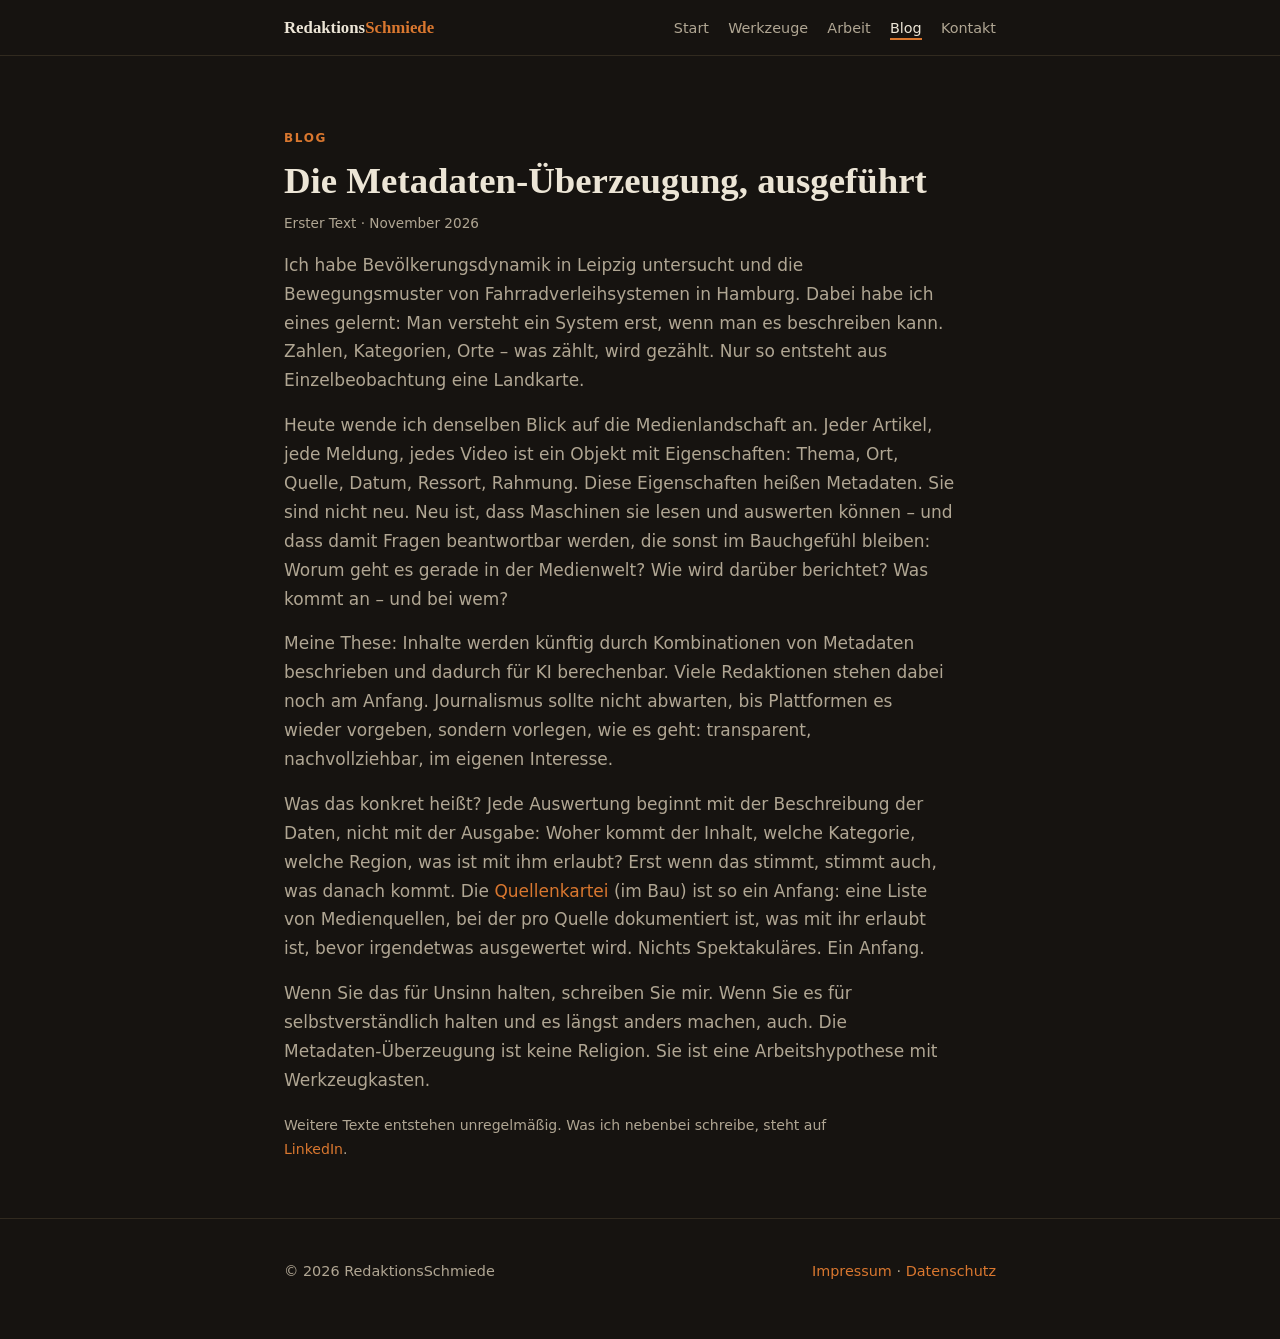
<file: blog/metadaten-ueberzeugung/index.html>
<!doctype html>
<html lang="de">
<head>
<meta charset="UTF-8" />
<meta name="viewport" content="width=device-width, initial-scale=1.0" />
<title>Die Metadaten-Überzeugung, ausgeführt · RedaktionsSchmiede</title>
<meta name="description" content="Warum Inhalte künftig über Kombinationen von Metadaten beschrieben werden und dadurch für KI berechenbar sind – und was das für den Journalismus heißt." />
<link rel="canonical" href="https://redaktionsschmiede.de/blog/metadaten-ueberzeugung/" />
<link rel="icon" href="/favicon.svg" type="image/svg+xml" />
<meta property="og:type" content="article" />
<meta property="og:locale" content="de_DE" />
<meta property="og:site_name" content="RedaktionsSchmiede" />
<meta property="og:title" content="Die Metadaten-Überzeugung, ausgeführt" />
<meta property="og:description" content="Warum Inhalte künftig über Kombinationen von Metadaten beschrieben werden und dadurch für KI berechenbar sind." />
<meta property="og:url" content="https://redaktionsschmiede.de/blog/metadaten-ueberzeugung/" />
<link rel="stylesheet" href="/assets/site.css" />
</head>
<body>
<a class="skip" href="#main">Zum Inhalt springen</a>

<nav aria-label="Hauptnavigation">
  <div class="inner">
    <a class="brand" href="/">Redaktions<span>Schmiede</span></a>
    <ul>
      <li><a href="/">Start</a></li>
      <li><a href="/#werkzeuge">Werkzeuge</a></li>
      <li><a href="/arbeit/">Arbeit</a></li>
      <li><a href="/blog/" aria-current="page">Blog</a></li>
      <li><a href="/#kontakt">Kontakt</a></li>
    </ul>
  </div>
</nav>

<main id="main">

  <section>
    <article class="post">
      <p class="kicker"><a href="/blog/">Blog</a></p>
      <h1>Die Metadaten-Überzeugung, ausgeführt</h1>
      <span class="meta">Erster Text · November 2026</span>
      <p>Ich habe Bevölkerungsdynamik in Leipzig untersucht und die Bewegungsmuster von Fahrradverleihsystemen in Hamburg. Dabei habe ich eines gelernt: Man versteht ein System erst, wenn man es beschreiben kann. Zahlen, Kategorien, Orte – was zählt, wird gezählt. Nur so entsteht aus Einzelbeobachtung eine Landkarte.</p>
      <p>Heute wende ich denselben Blick auf die Medienlandschaft an. Jeder Artikel, jede Meldung, jedes Video ist ein Objekt mit Eigenschaften: Thema, Ort, Quelle, Datum, Ressort, Rahmung. Diese Eigenschaften heißen Metadaten. Sie sind nicht neu. Neu ist, dass Maschinen sie lesen und auswerten können – und dass damit Fragen beantwortbar werden, die sonst im Bauchgefühl bleiben: Worum geht es gerade in der Medienwelt? Wie wird darüber berichtet? Was kommt an – und bei wem?</p>
      <p>Meine These: Inhalte werden künftig durch Kombinationen von Metadaten beschrieben und dadurch für KI berechenbar. Viele Redaktionen stehen dabei noch am Anfang. Journalismus sollte nicht abwarten, bis Plattformen es wieder vorgeben, sondern vorlegen, wie es geht: transparent, nachvollziehbar, im eigenen Interesse.</p>
      <p>Was das konkret heißt? Jede Auswertung beginnt mit der Beschreibung der Daten, nicht mit der Ausgabe: Woher kommt der Inhalt, welche Kategorie, welche Region, was ist mit ihm erlaubt? Erst wenn das stimmt, stimmt auch, was danach kommt. Die <a href="/#werkzeuge">Quellenkartei</a> (im Bau) ist so ein Anfang: eine Liste von Medienquellen, bei der pro Quelle dokumentiert ist, was mit ihr erlaubt ist, bevor irgendetwas ausgewertet wird. Nichts Spektakuläres. Ein Anfang.</p>
      <p>Wenn Sie das für Unsinn halten, schreiben Sie mir. Wenn Sie es für selbstverständlich halten und es längst anders machen, auch. Die Metadaten-Überzeugung ist keine Religion. Sie ist eine Arbeitshypothese mit Werkzeugkasten.</p>
      <p class="note">Weitere Texte entstehen unregelmäßig. Was ich nebenbei schreibe, steht auf <a href="https://www.linkedin.com/in/simonhrubesch/">LinkedIn</a>.</p>
    </article>
  </section>

</main>

<footer>
  <div class="inner">
    <div>© 2026 RedaktionsSchmiede</div>
    <div><a href="/impressum/">Impressum</a> · <a href="/datenschutz/">Datenschutz</a></div>
  </div>
</footer>

</body>
</html>
</file>
<file: assets/site.css>
:root { 
  --paper: #161310;
  --paper-2: #1d1914;
  --ink: #ece5d6;
  --ink-soft: #b0a693;
  --line: #312a1f;
  --ember: #d9772f;
  --ember-hover: #e88a42;
  --ember-ink: #161310;
  --serif: Georgia, "Times New Roman", serif;
  --sans: -apple-system, system-ui, "Segoe UI", Roboto, sans-serif;
}
* { margin: 0; padding: 0; box-sizing: border-box; }
html { scroll-behavior: smooth; }
@media (prefers-reduced-motion: reduce) { html { scroll-behavior: auto; } }
body { font-family: var(--sans); background: var(--paper); color: var(--ink); line-height: 1.7; font-size: 17px; }
a { color: var(--ember); text-decoration: none; }
a:hover { text-decoration: underline; }
a:focus-visible, button:focus-visible { outline: 2px solid var(--ember); outline-offset: 3px; border-radius: 2px; }
::selection { background: var(--ember); color: var(--ember-ink); }

.skip { position: absolute; left: -999px; top: 0; background: var(--ember); color: var(--ember-ink); padding: 0.5rem 1rem; z-index: 20; }
.skip:focus { left: 0; }

nav { position: sticky; top: 0; z-index: 10; background: var(--paper); border-bottom: 1px solid var(--line); }
nav .inner { max-width: 760px; margin: 0 auto; padding: 0.8rem 1.5rem; display: flex; align-items: baseline; justify-content: space-between; gap: 1rem; flex-wrap: wrap; }
.brand { font-family: var(--serif); font-weight: 700; font-size: 1.05rem; color: var(--ink); }
.brand:hover { text-decoration: none; }
.brand span { color: var(--ember); }
nav ul { display: flex; gap: 1.2rem; list-style: none; flex-wrap: wrap; }
nav ul a { color: var(--ink-soft); font-size: 0.9rem; }
nav ul a[aria-current="page"] { color: var(--ink); border-bottom: 2px solid var(--ember); padding-bottom: 2px; }

main { max-width: 760px; margin: 0 auto; padding: 0 1.5rem; }
section { padding: 3.5rem 0; border-bottom: 1px solid var(--line); }
section:last-child { border-bottom: none; }
.kicker { text-transform: uppercase; letter-spacing: 0.14em; font-size: 0.75rem; color: var(--ember); font-weight: 600; margin-bottom: 0.7rem; }
h1 { font-family: var(--serif); font-size: clamp(2rem, 5vw, 2.9rem); line-height: 1.15; }
h2 { font-family: var(--serif); font-size: 1.5rem; margin-bottom: 1rem; }
h3 { font-family: var(--serif); font-size: 1.15rem; color: var(--ink); }
p { color: var(--ink-soft); max-width: 62ch; margin-top: 1rem; }
p b, p strong { color: var(--ink); font-weight: 600; }
em { font-style: italic; }

#hero { padding-top: 4.5rem; }
.hero-sub { margin-top: 1.2rem; font-size: 1.1rem; color: var(--ink); }
.mission { margin-top: 1.8rem; padding: 1.1rem 1.3rem; border-left: 3px solid var(--ember); color: var(--ink); max-width: 62ch; }
.actions { display: flex; flex-wrap: wrap; align-items: center; gap: 0.8rem 1.4rem; margin-top: 1.6rem; }
.cta { display: inline-block; background: var(--ember); color: var(--ember-ink); font-weight: 600; padding: 0.6rem 1.2rem; border-radius: 4px; font-size: 0.97rem; }
.cta:hover { background: var(--ember-hover); text-decoration: none; }
.more { font-size: 0.97rem; }

figure.photo { margin-top: 1.8rem; max-width: 62ch; }
figure.photo img { display: block; max-width: 100%; height: auto; border-radius: 6px; border: 1px solid var(--line); }
figure.photo.hochkant img { max-height: 28rem; width: auto; margin-inline: auto; }
figure.portrait img { max-width: 320px; }
figcaption { font-size: 0.8rem; color: var(--ink-soft); margin-top: 0.5rem; }

/* Werkzeuge */
.tools { margin-top: 1.5rem; display: grid; gap: 1rem; }
.tool { padding: 1.1rem 1.3rem; background: var(--paper-2); border: 1px solid var(--line); border-radius: 6px; }
.tool h3 { display: flex; align-items: baseline; flex-wrap: wrap; gap: 0.2rem 0.7rem; }
.status { font-family: var(--sans); font-weight: 600; font-size: 0.72rem; letter-spacing: 0.05em; text-transform: uppercase; padding: 0.1rem 0.5rem; border-radius: 3px; border: 1px solid var(--line); color: var(--ink-soft); }
.status.live { color: var(--ember-ink); background: var(--ember); border-color: var(--ember); }
.tool p { margin-top: 0.5rem; font-size: 0.97rem; }

/* Haltung */
ol.haltung { list-style: none; margin-top: 1.5rem; counter-reset: haltung; }
ol.haltung li { counter-increment: haltung; position: relative; padding: 1.1rem 0 1.1rem 2.8rem; border-top: 1px solid var(--line); }
ol.haltung li::before { content: counter(haltung, decimal-leading-zero); position: absolute; left: 0; top: 1.15rem; font-family: var(--serif); font-weight: 700; color: var(--ember); }
ol.haltung li strong { display: block; font-family: var(--serif); font-size: 1.05rem; color: var(--ink); }
ol.haltung li p { margin-top: 0.2rem; }

/* Werdegang */
ul.timeline { list-style: none; margin-top: 1.5rem; }
ul.timeline li { padding: 1.1rem 0; border-top: 1px solid var(--line); }
ul.timeline .when { display: block; font-size: 0.8rem; letter-spacing: 0.04em; color: var(--ember); font-weight: 600; }
ul.timeline strong { font-family: var(--serif); font-size: 1.05rem; color: var(--ink); }
ul.timeline .role { color: var(--ink-soft); font-size: 0.9rem; margin-left: 0.4rem; }
ul.timeline p { margin-top: 0.3rem; font-size: 0.97rem; }
.note { font-size: 0.88rem; color: var(--ink-soft); margin-top: 1.2rem; }
.disclosure { margin-top: 1.4rem; padding: 0.9rem 1.1rem; border: 1px solid var(--line); border-radius: 6px; color: var(--ink); font-size: 0.95rem; max-width: 62ch; }

/* Linklisten */
ul.links { list-style: none; margin-top: 1.2rem; }
ul.links li { padding: 0.9rem 0; border-top: 1px solid var(--line); }
ul.links li .meta { display: block; font-size: 0.8rem; color: var(--ink-soft); }
ul.links li a.title { font-family: var(--serif); font-weight: 700; font-size: 1.05rem; }
ul.links li p { margin: 0.25rem 0 0; font-size: 0.95rem; }

/* Arbeit */
.jump { display: flex; flex-wrap: wrap; gap: 0.4rem 1.2rem; margin-top: 1.4rem; font-size: 0.92rem; }
article.case { padding: 2rem 0; border-top: 1px solid var(--line); }
article.case:first-of-type { margin-top: 1.2rem; }
.tags { display: flex; flex-wrap: wrap; gap: 0.4rem; margin: 0.5rem 0 0.2rem; list-style: none; }
.tags li { font-size: 0.72rem; letter-spacing: 0.04em; padding: 0.05rem 0.5rem; border: 1px solid var(--line); border-radius: 3px; color: var(--ink-soft); }
dl.facts { margin-top: 1rem; display: grid; grid-template-columns: 8.5rem 1fr; gap: 0.7rem 1.2rem; }
dl.facts dt { font-size: 0.75rem; letter-spacing: 0.1em; text-transform: uppercase; color: var(--ember); font-weight: 600; padding-top: 0.25rem; }
dl.facts dd { color: var(--ink-soft); max-width: 62ch; font-size: 0.97rem; }
dl.facts dd strong { color: var(--ink); font-weight: 600; }
.facts-box { margin-top: 1.4rem; padding: 1.1rem 1.3rem; background: var(--paper-2); border: 1px solid var(--line); border-radius: 6px; }
.facts-box h3 { margin-bottom: 0.2rem; }
.facts-box p { margin-top: 0.6rem; font-size: 0.97rem; }
ul.short { list-style: none; margin-top: 1.2rem; }
ul.short li { padding: 0.7rem 0; border-top: 1px solid var(--line); color: var(--ink-soft); font-size: 0.97rem; max-width: 66ch; }
ul.short li b { color: var(--ink); font-weight: 600; }

/* Blog und Rechtstexte */
article.post h1 { font-size: clamp(1.7rem, 4.5vw, 2.3rem); }
article.post .meta { display: block; margin-top: 0.6rem; font-size: 0.85rem; color: var(--ink-soft); }
.legal h3 { font-size: 1rem; margin-top: 1.6rem; font-weight: 700; }
.legal p, .legal li { font-size: 0.95rem; max-width: 70ch; }
.legal ul { margin: 0.6rem 0 0 1.2rem; color: var(--ink-soft); }
.legal li { margin-top: 0.3rem; }

footer { padding: 2.5rem 0 3.5rem; color: var(--ink-soft); font-size: 0.9rem; border-top: 1px solid var(--line); }
footer .inner { max-width: 760px; margin: 0 auto; padding: 0 1.5rem; display: flex; justify-content: space-between; gap: 1rem; flex-wrap: wrap; }

@media (max-width: 560px) {
  body { font-size: 16px; }
  section { padding: 2.5rem 0; }
  #hero { padding-top: 3rem; }
  dl.facts { grid-template-columns: 1fr; gap: 0.2rem; }
  dl.facts dd { margin-bottom: 0.7rem; }
}
</file>
